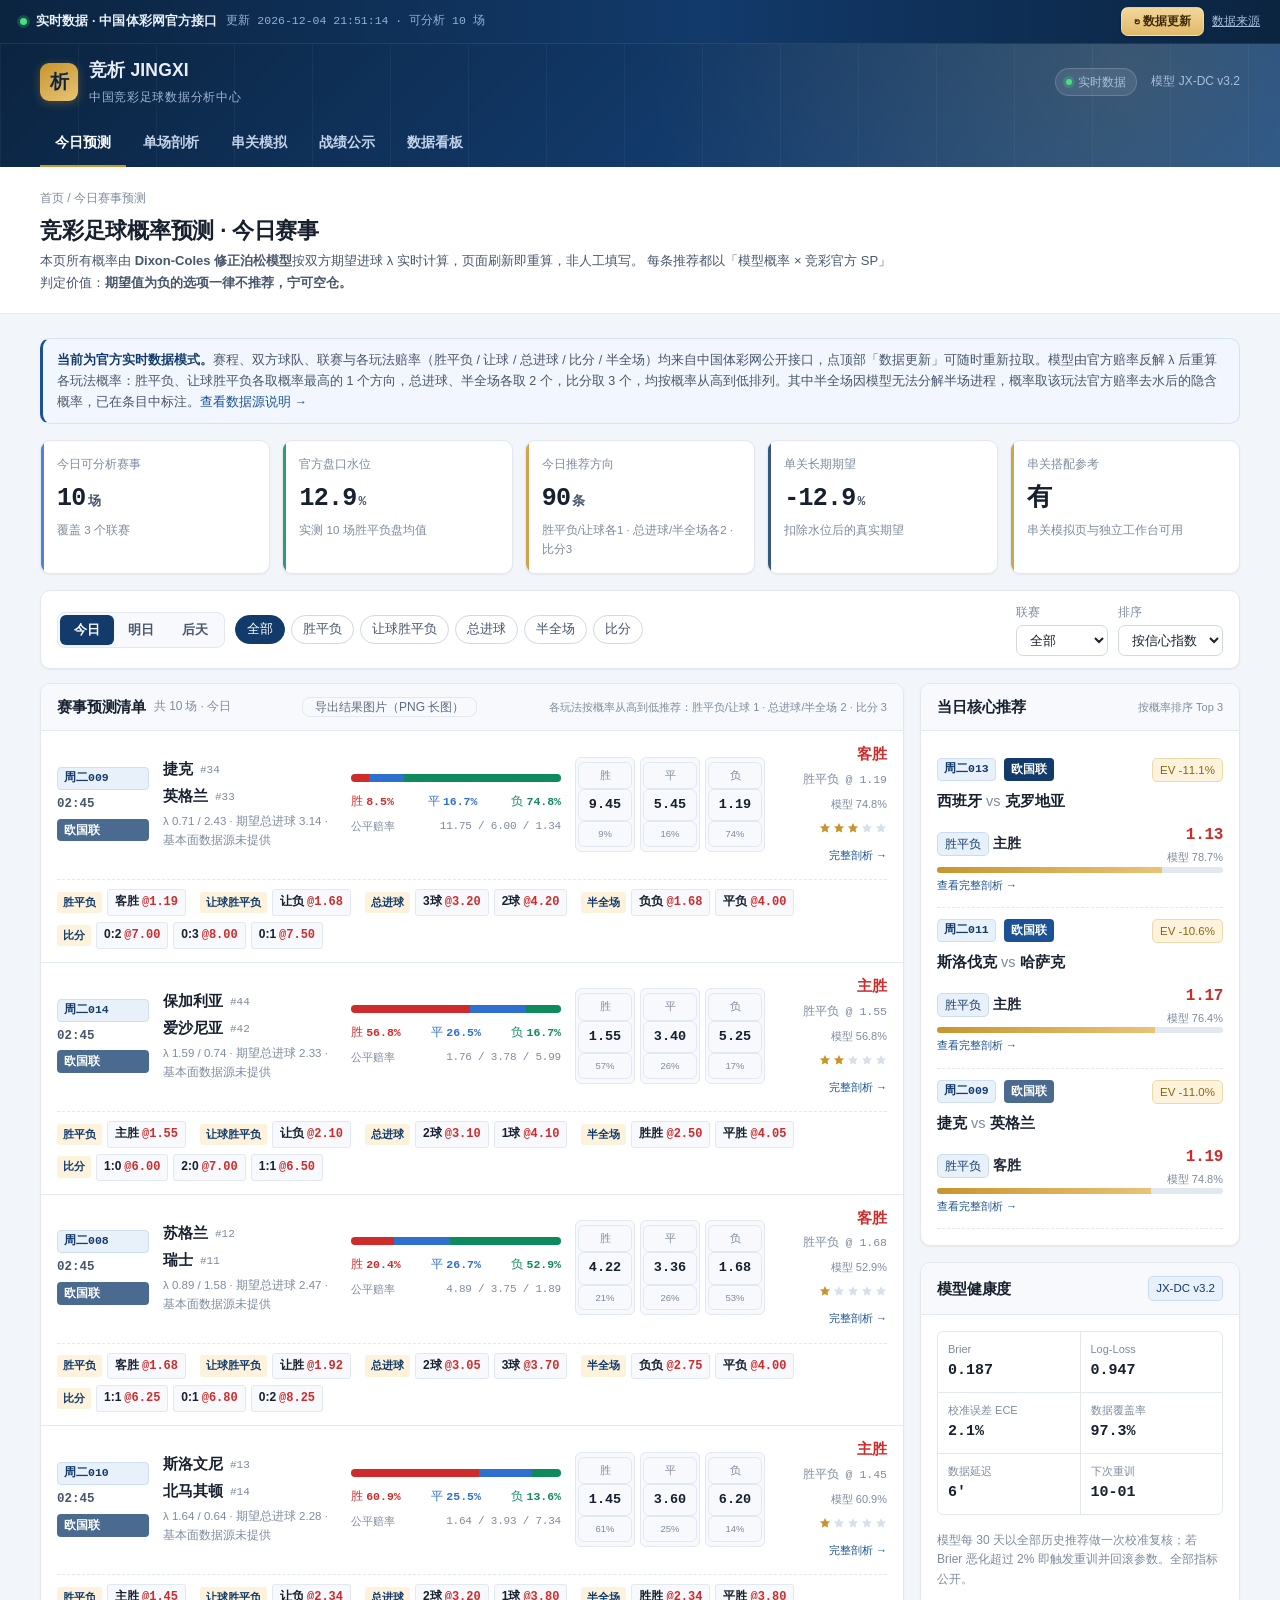
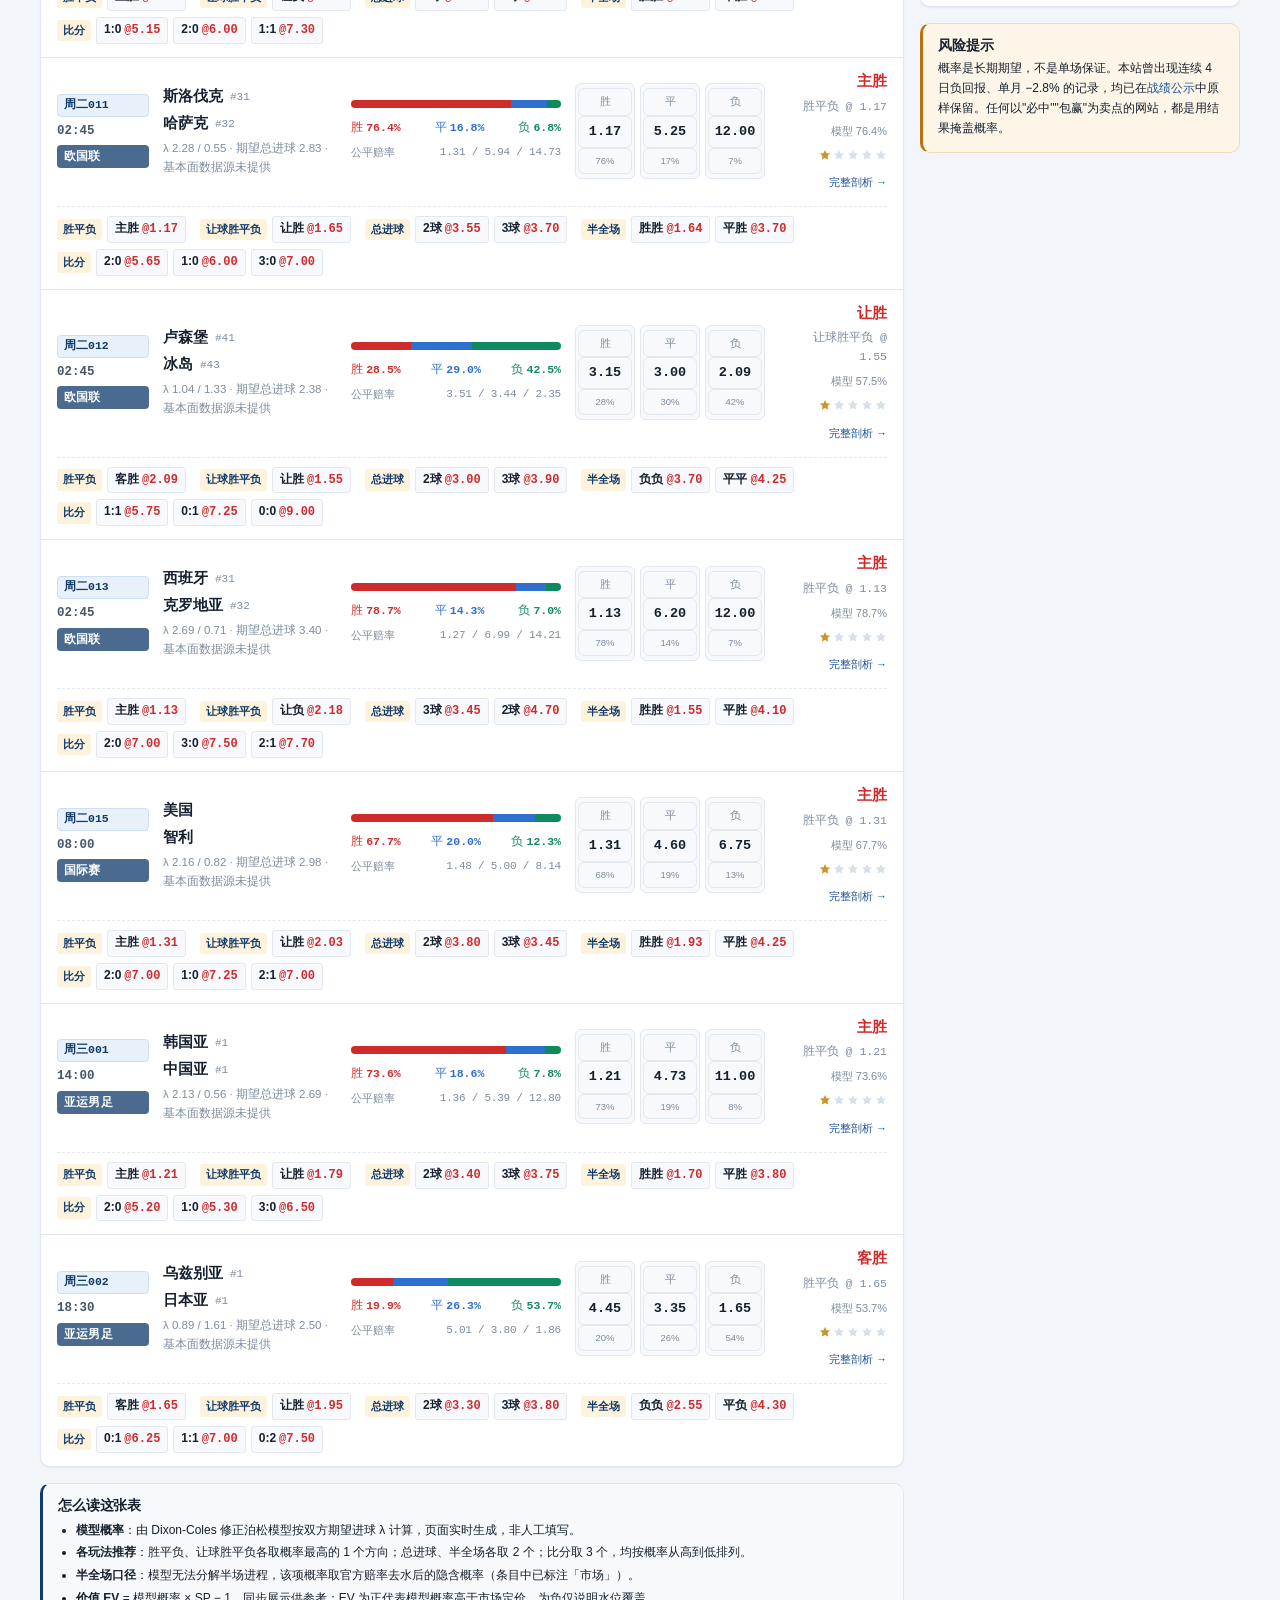
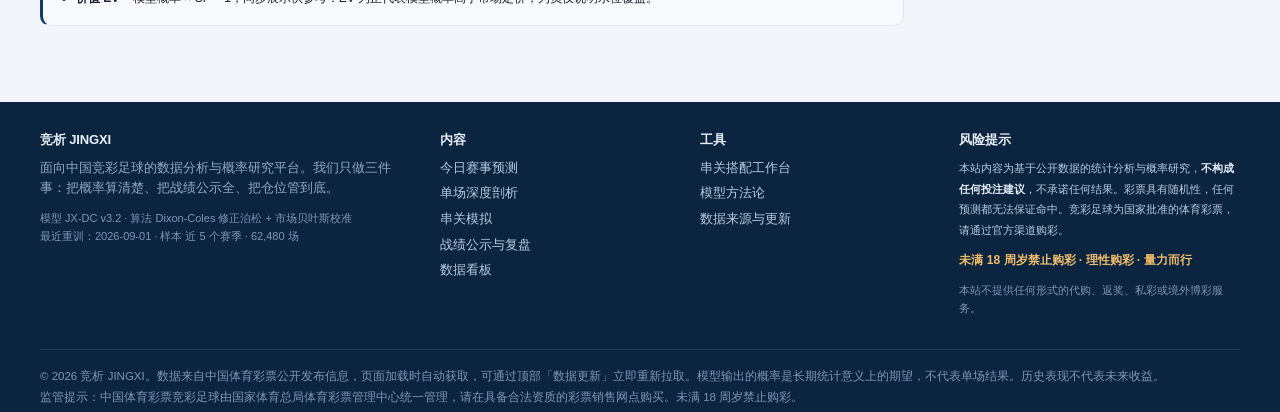
<file: index.html>
<!DOCTYPE html>
<html lang="zh-CN">
<head>
<meta charset="utf-8">
<meta name="viewport" content="width=device-width, initial-scale=1">
<title>今日竞彩足球预测 · 概率透明 · 战绩可溯 | 竞析 JINGXI</title>
<meta name="description" content="竞析 JINGXI —— 中国竞彩足球数据分析中心。以 Dixon-Coles 修正泊松模型计算胜平负、让球、总进球概率，公开模型参数与校准曲线，全量推荐赛前锁定、赛后公示。本站不销售彩票，内容不构成投注建议。">
<meta name="robots" content="index,follow">
<link rel="stylesheet" href="assets/css/main.css?v=2026094009">
</head>
<body data-page="home">

<div class="pagehead"><div class="wrap">
  <div class="crumb">首页 / 今日赛事预测</div>
  <h1>竞彩足球概率预测 · 今日赛事</h1>
  <div class="sub">
    本页所有概率由 <b>Dixon-Coles 修正泊松模型</b>按双方期望进球 λ 实时计算，页面刷新即重算，非人工填写。
    每条推荐都以「模型概率 × 竞彩官方 SP」判定价值：<b>期望值为负的选项一律不推荐，宁可空仓。</b>
  </div>
</div></div>

<main><div class="wrap" id="home-body"></div></main>

<script src="assets/js/data.js?v=2026094009"></script>
<script src="assets/js/core.js?v=2026094009"></script>
<script src="assets/js/datasource.js?v=2026094009"></script>
<script src="assets/js/parlay.js?v=2026094009"></script>
<script src="assets/js/app.js?v=2026094009"></script>
<script src="assets/js/boot.js?v=2026094009"></script>
</body>
</html>
</file>
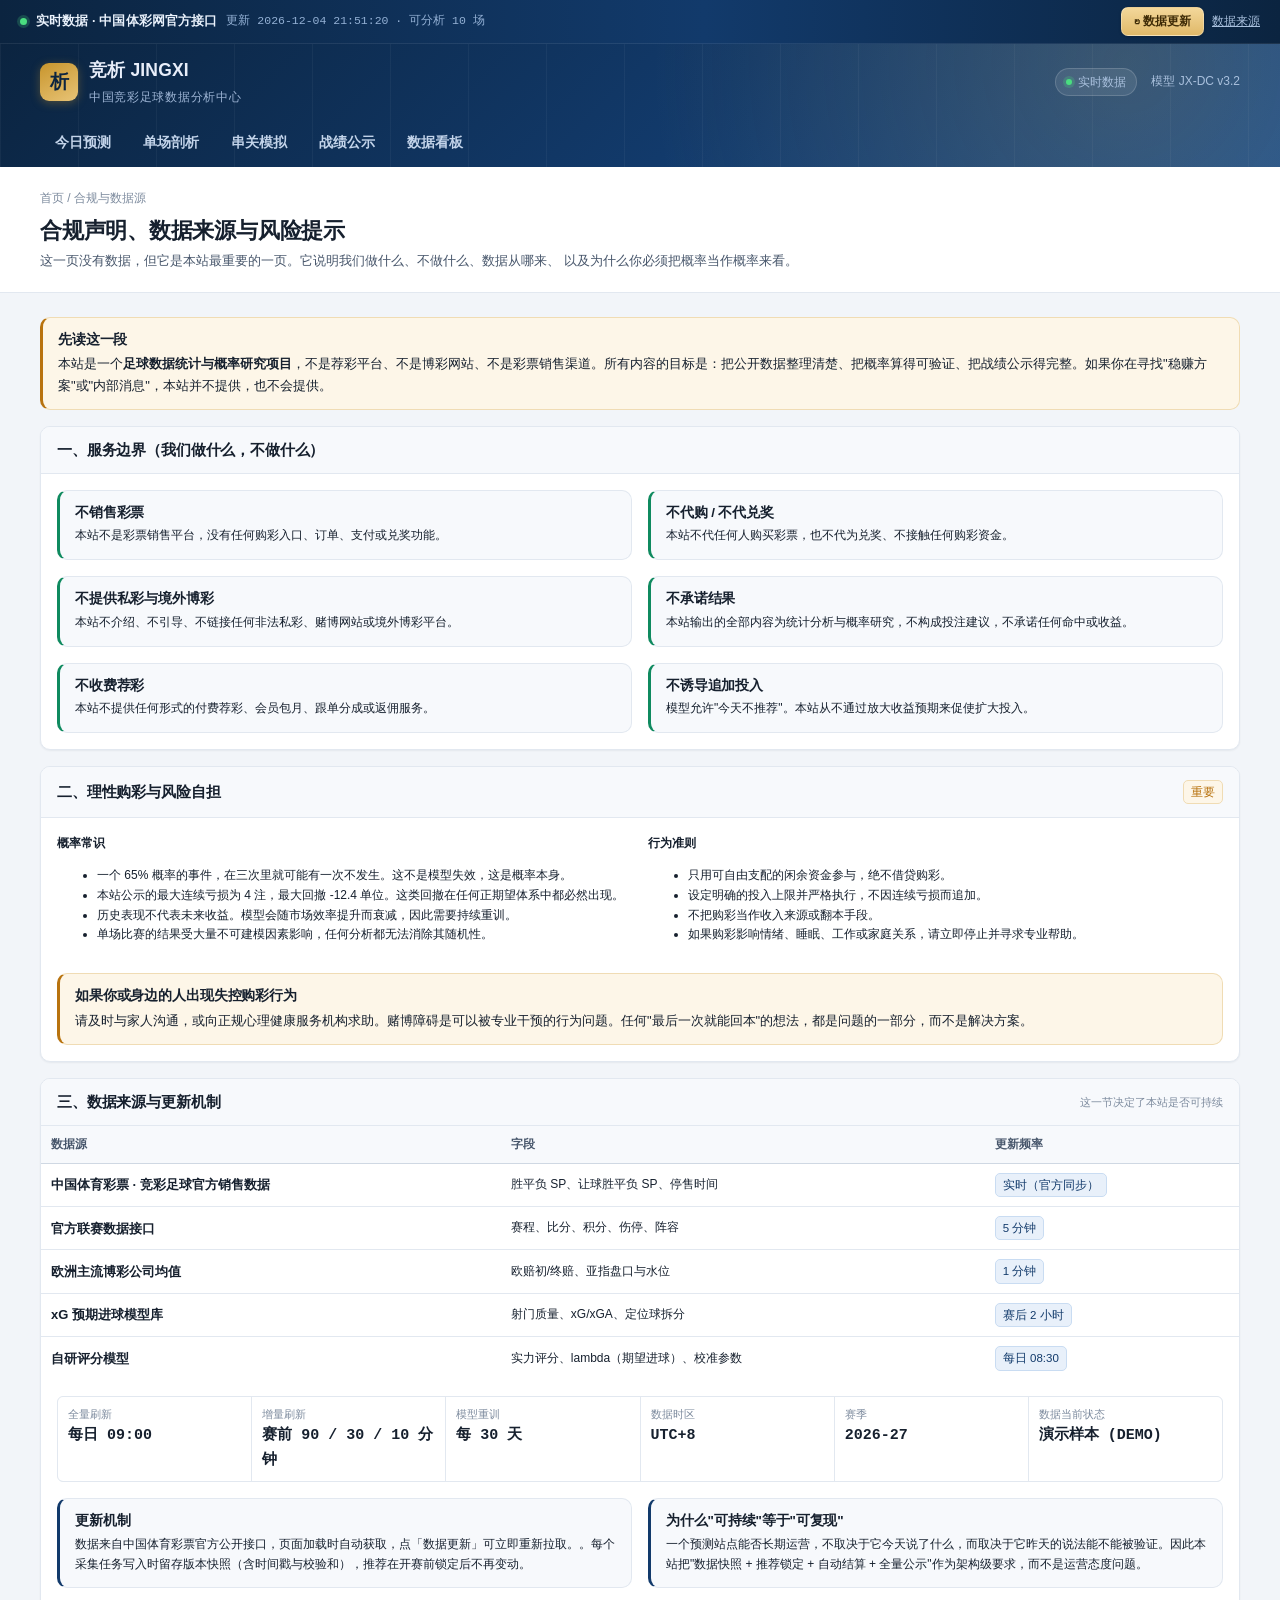
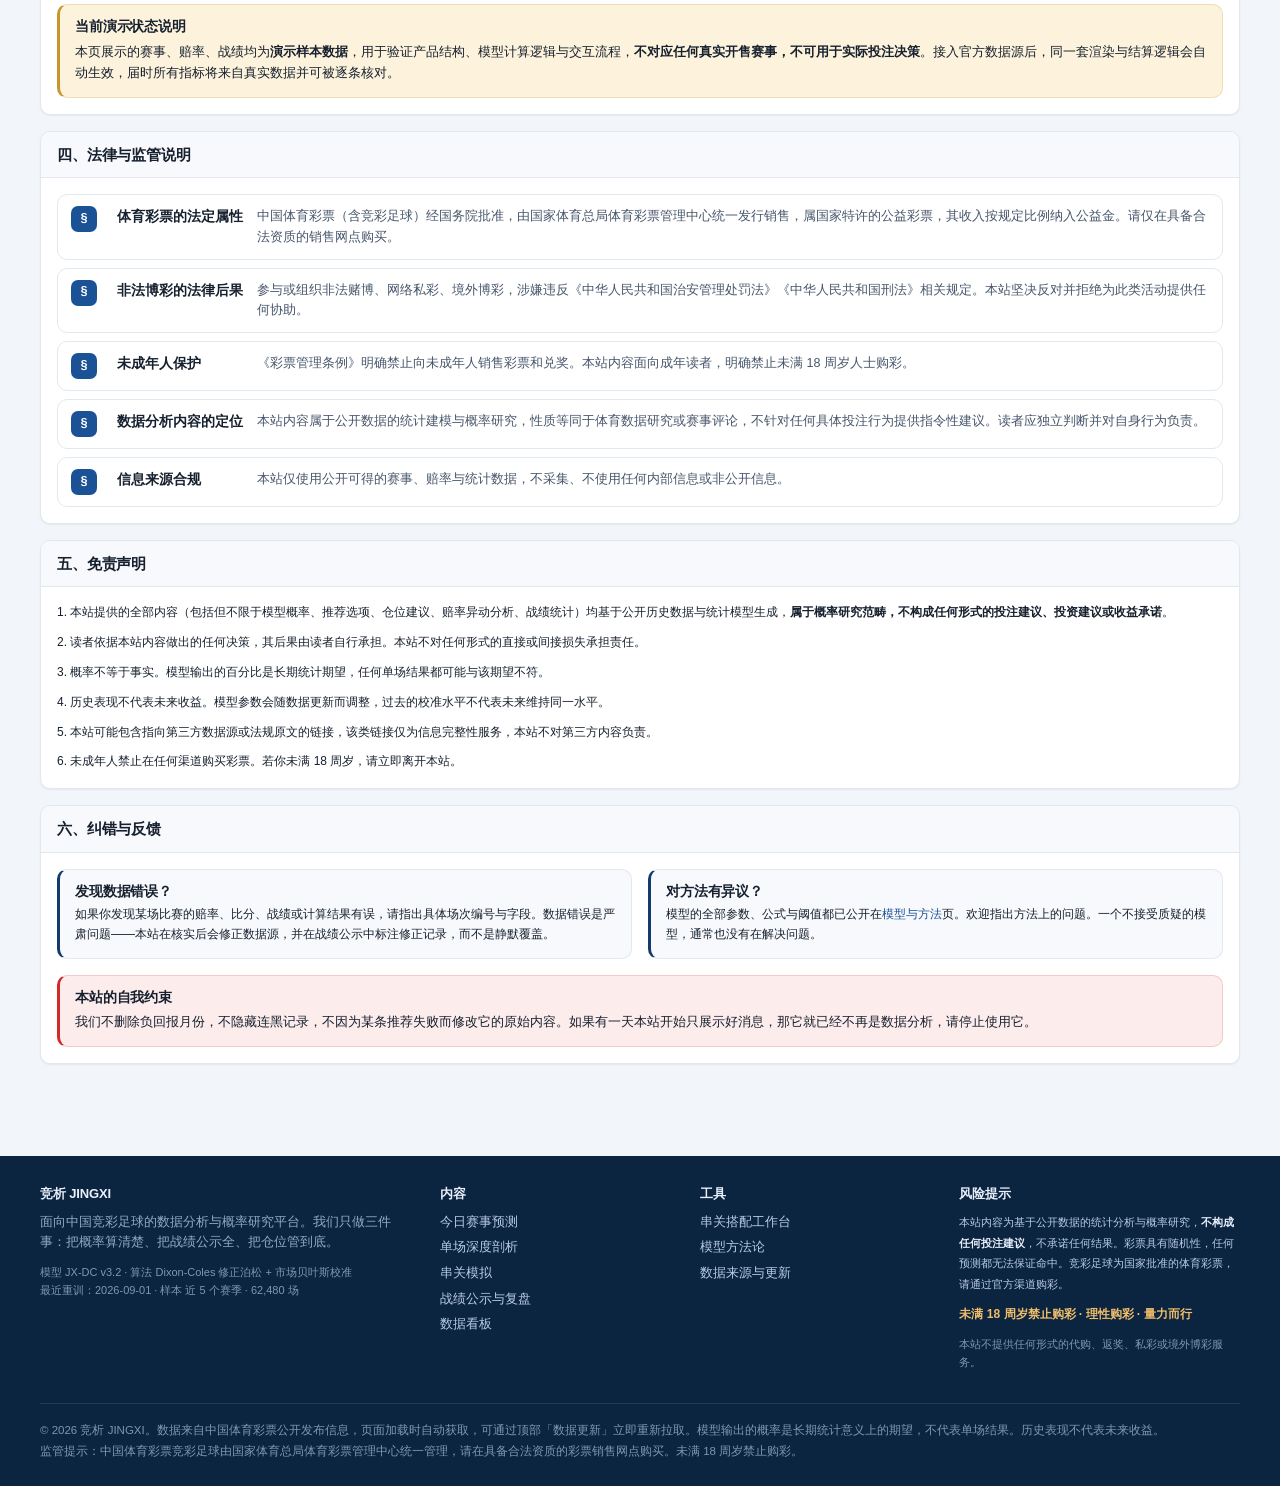
<file: compliance.html>
<!DOCTYPE html>
<html lang="zh-CN">
<head>
<meta charset="utf-8">
<meta name="viewport" content="width=device-width, initial-scale=1">
<title>合规声明 · 数据来源 · 理性购彩 | 竞析 JINGXI</title>
<meta name="description" content="竞析 JINGXI 合规声明：本站不销售彩票、不代购、不返奖、不收费荐彩、不链接任何私彩与境外博彩平台。含服务边界、数据来源与更新机制、理性购彩提示、未成年人保护与免责声明。">
<link rel="stylesheet" href="assets/css/main.css?v=2026094009">
</head>
<body data-page="law">

<div class="pagehead"><div class="wrap">
  <div class="crumb">首页 / 合规与数据源</div>
  <h1>合规声明、数据来源与风险提示</h1>
  <div class="sub">
    这一页没有数据，但它是本站最重要的一页。它说明我们做什么、不做什么、数据从哪来、
    以及为什么你必须把概率当作概率来看。
  </div>
</div></div>

<main><div class="wrap" id="law-body"></div></main>

<script src="assets/js/data.js?v=2026094009"></script>
<script src="assets/js/core.js?v=2026094009"></script>
<script src="assets/js/datasource.js?v=2026094009"></script>
<script src="assets/js/parlay.js?v=2026094009"></script>
<script src="assets/js/app.js?v=2026094009"></script>
<script src="assets/js/pages-law.js?v=2026094009"></script>
<script src="assets/js/boot.js?v=2026094009"></script>
</body>
</html>
</file>
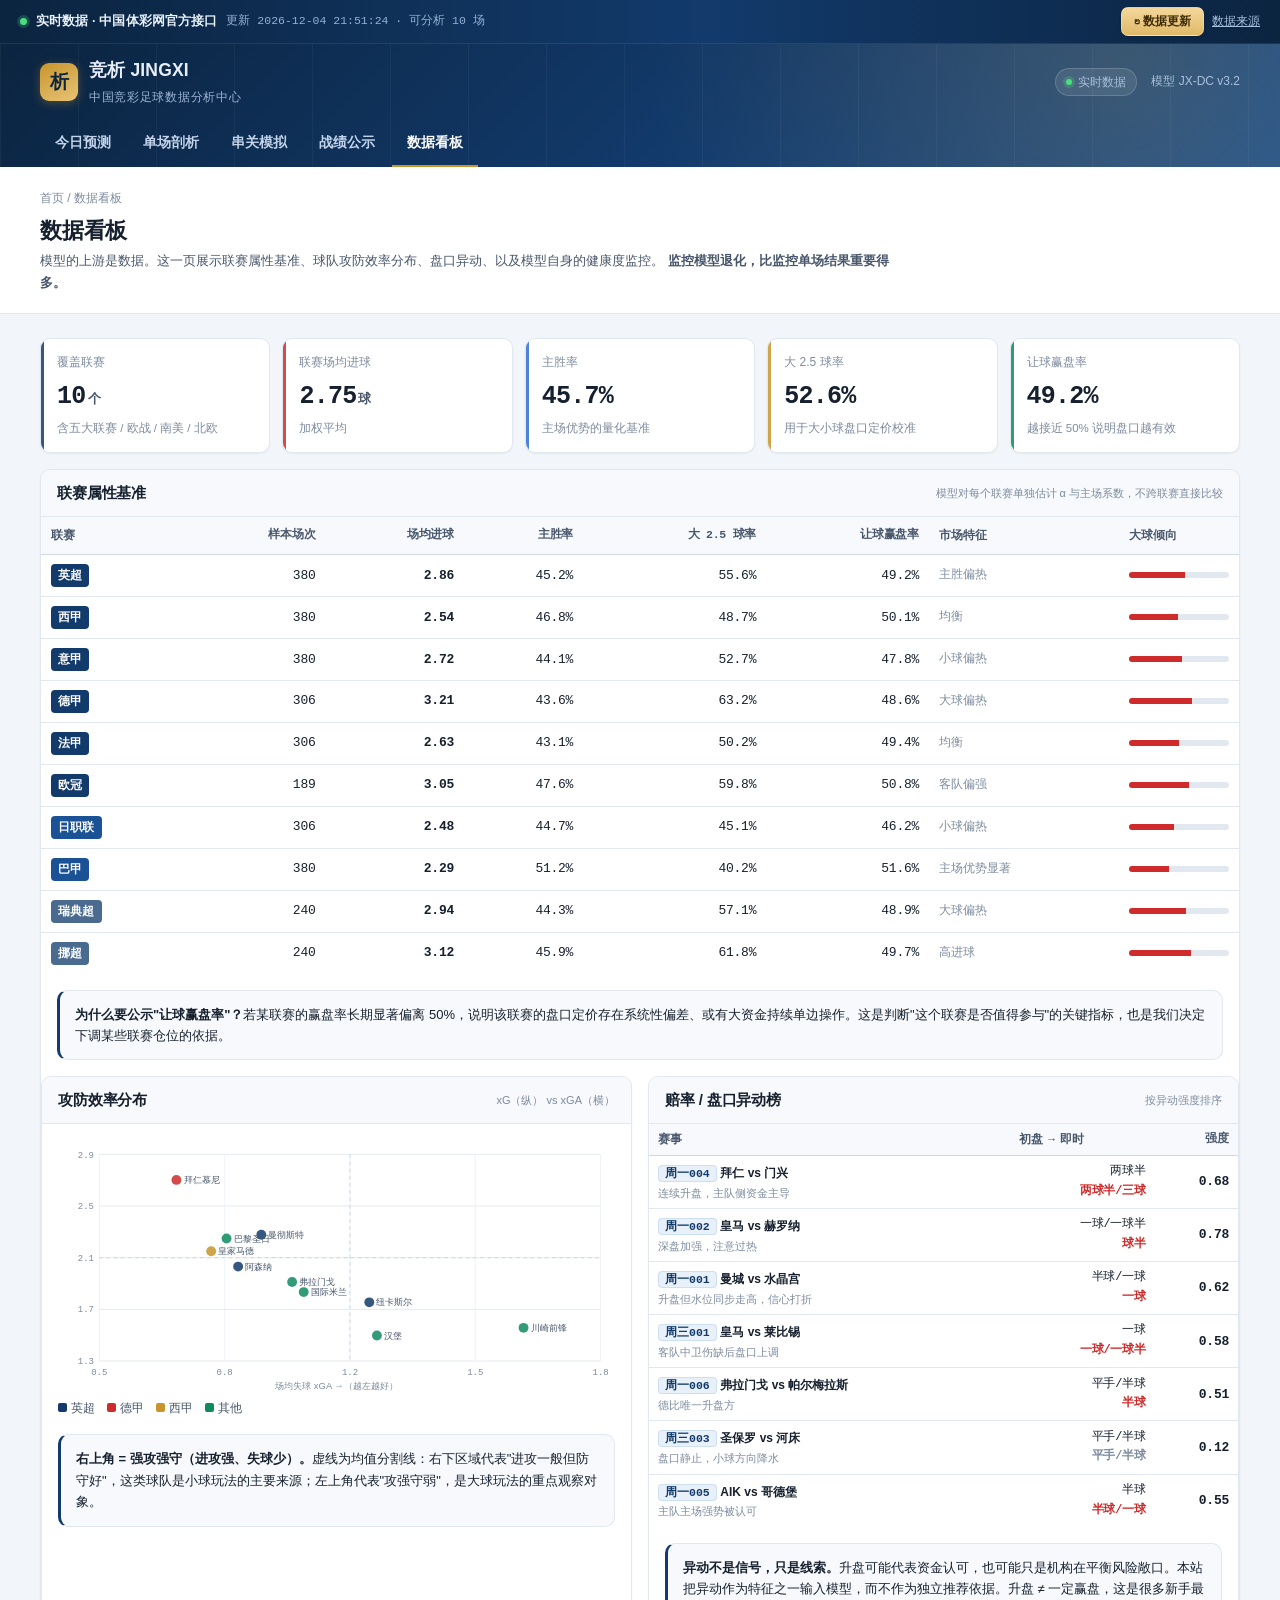
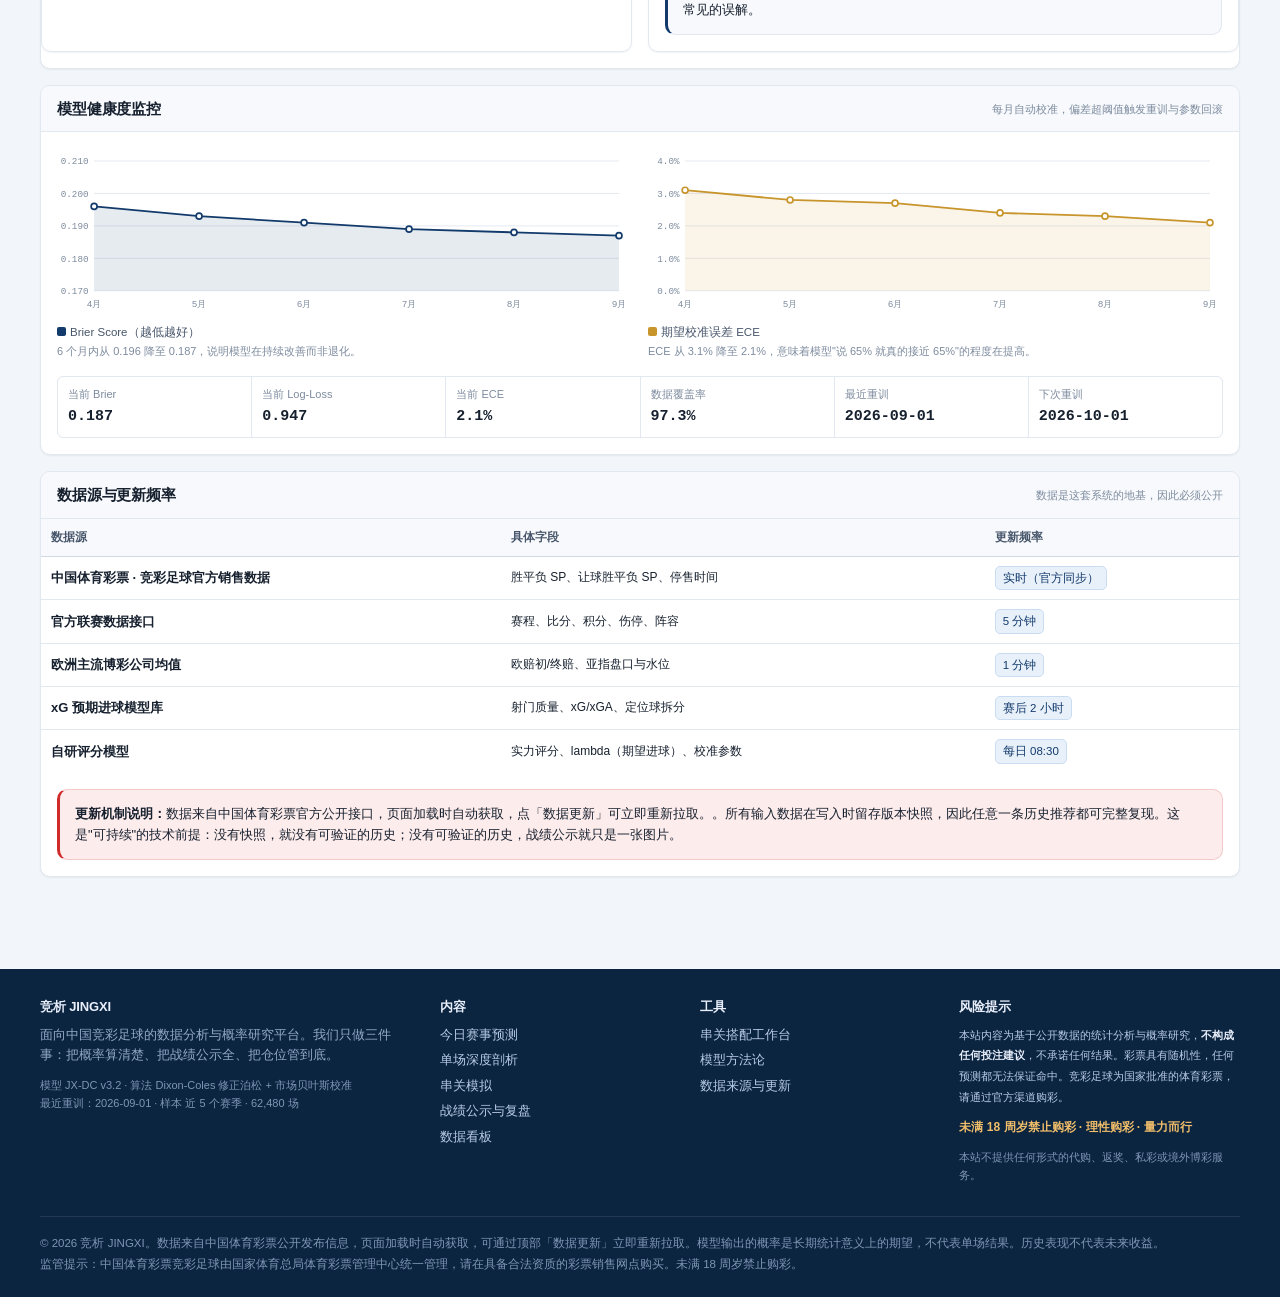
<file: dashboard.html>
<!DOCTYPE html>
<html lang="zh-CN">
<head>
<meta charset="utf-8">
<meta name="viewport" content="width=device-width, initial-scale=1">
<title>数据看板 · 联赛基准 / 攻防效率 / 盘口异动 | 竞析 JINGXI</title>
<meta name="description" content="竞析 JINGXI 数据看板：各联赛场均进球、主胜率、大球率、让球赢盘率基准，球队攻防效率 xG/xGA 分布，赔率盘口异动榜，模型健康度 Brier/ECE 趋势与数据源更新频率。">
<link rel="stylesheet" href="assets/css/main.css?v=2026094009">
</head>
<body data-page="dash">

<div class="pagehead"><div class="wrap">
  <div class="crumb">首页 / 数据看板</div>
  <h1>数据看板</h1>
  <div class="sub">
    模型的上游是数据。这一页展示联赛属性基准、球队攻防效率分布、盘口异动、以及模型自身的健康度监控。
    <b>监控模型退化，比监控单场结果重要得多。</b>
  </div>
</div></div>

<main><div class="wrap" id="dash-body"></div></main>

<script src="assets/js/data.js?v=2026094009"></script>
<script src="assets/js/core.js?v=2026094009"></script>
<script src="assets/js/datasource.js?v=2026094009"></script>
<script src="assets/js/parlay.js?v=2026094009"></script>
<script src="assets/js/app.js?v=2026094009"></script>
<script src="assets/js/pages-data.js?v=2026094009"></script>
<script src="assets/js/boot.js?v=2026094009"></script>
</body>
</html>
</file>
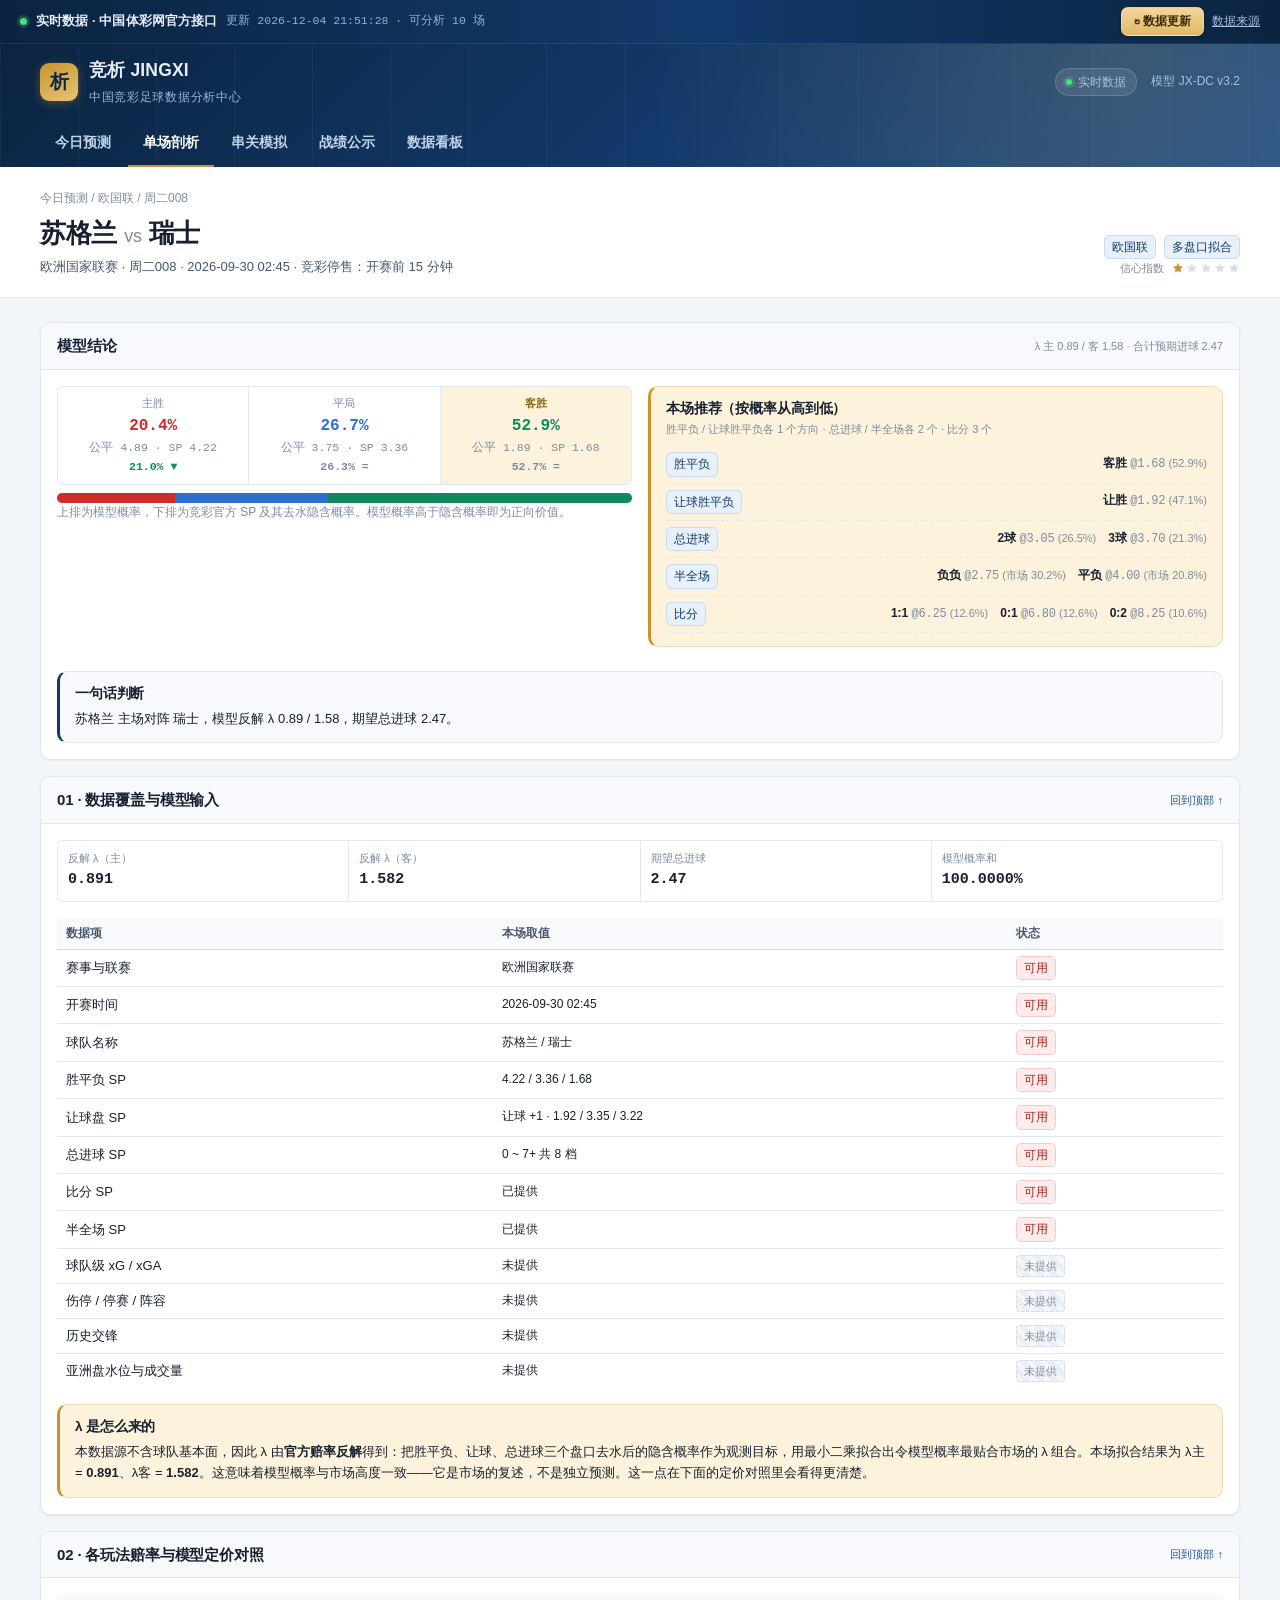
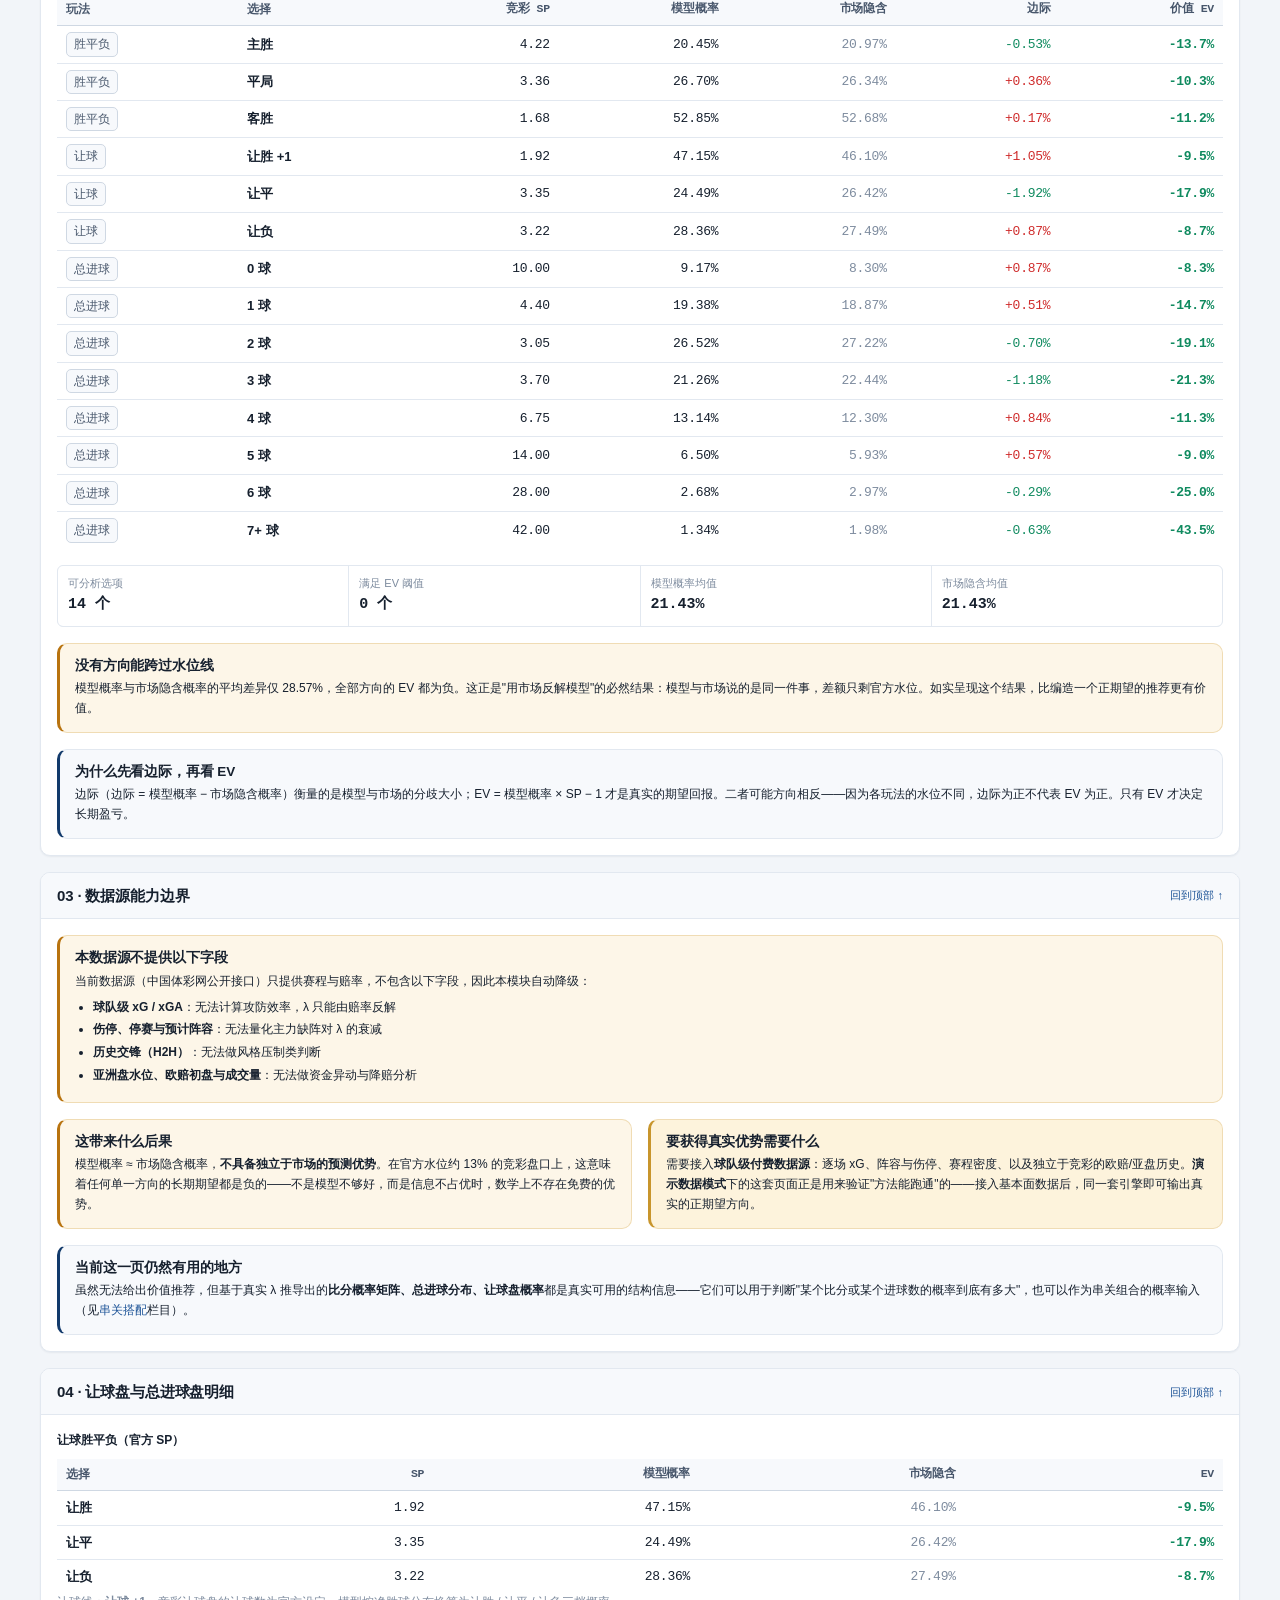
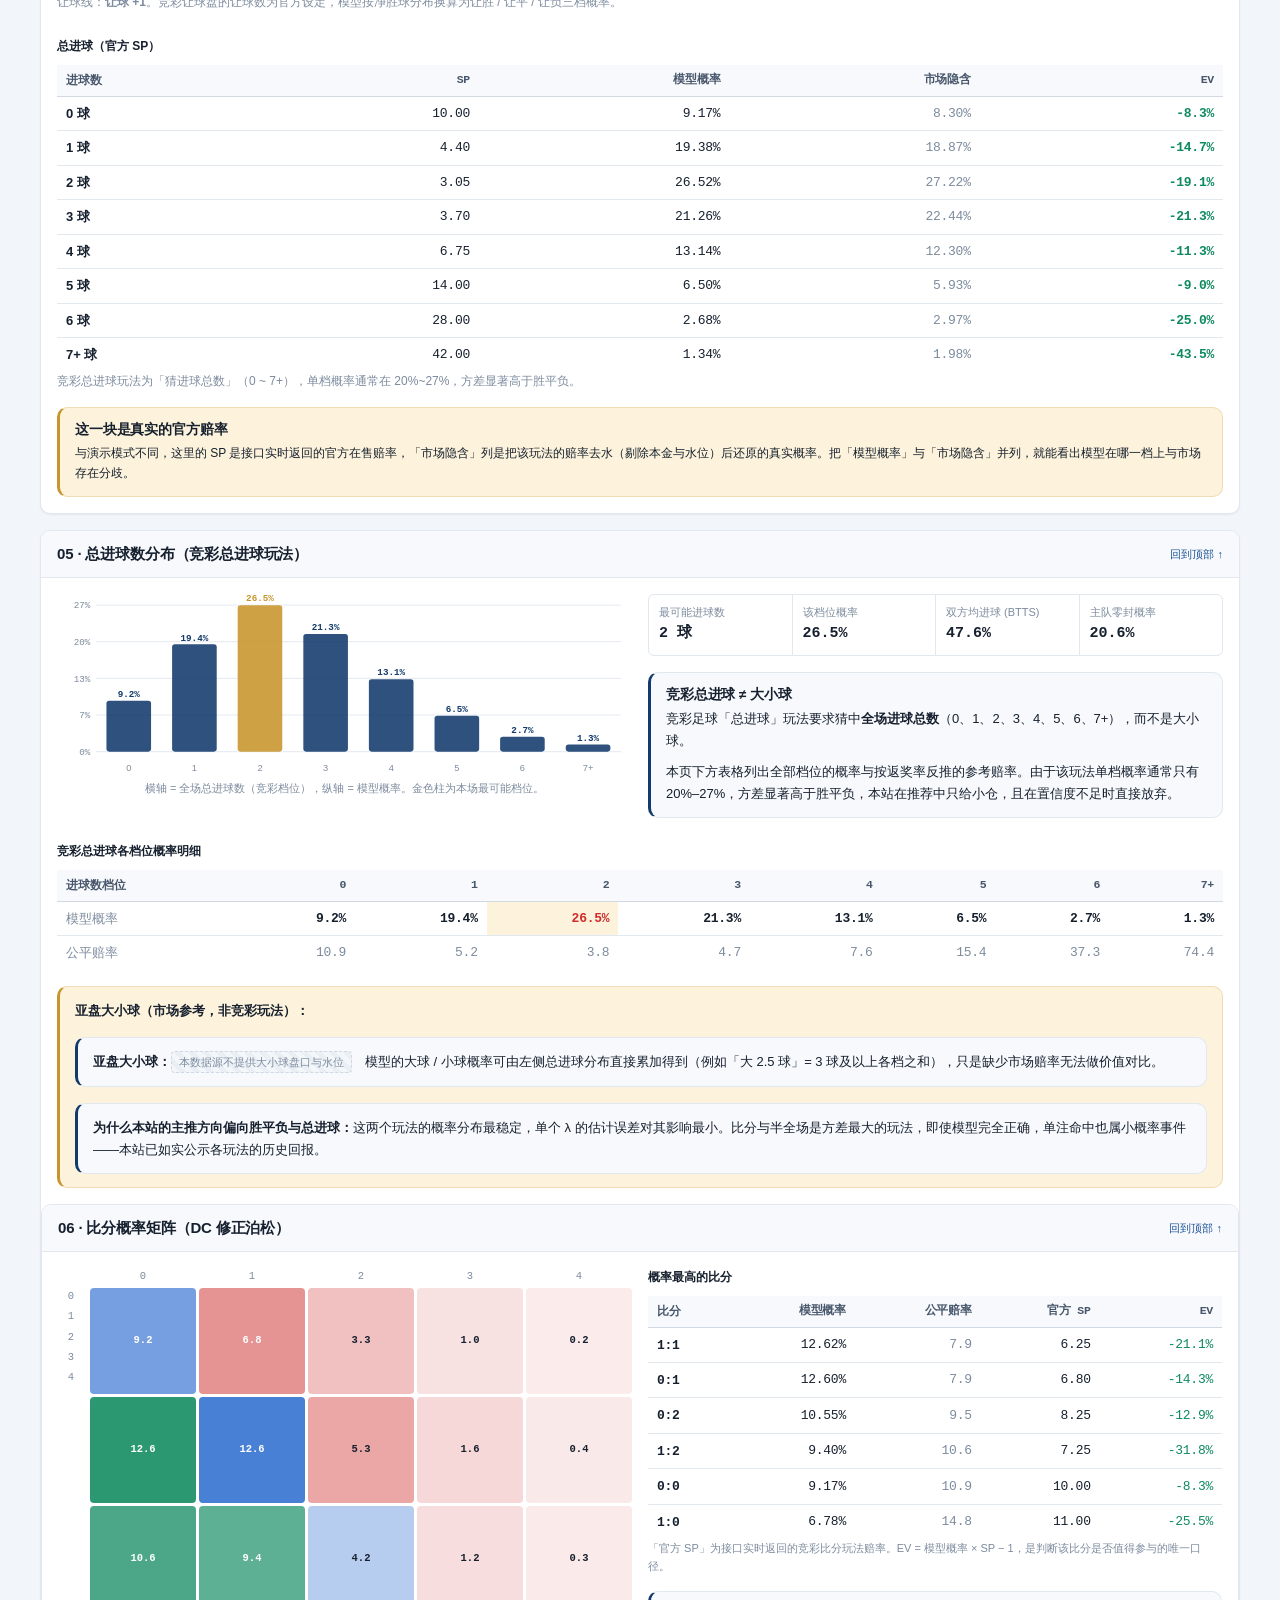
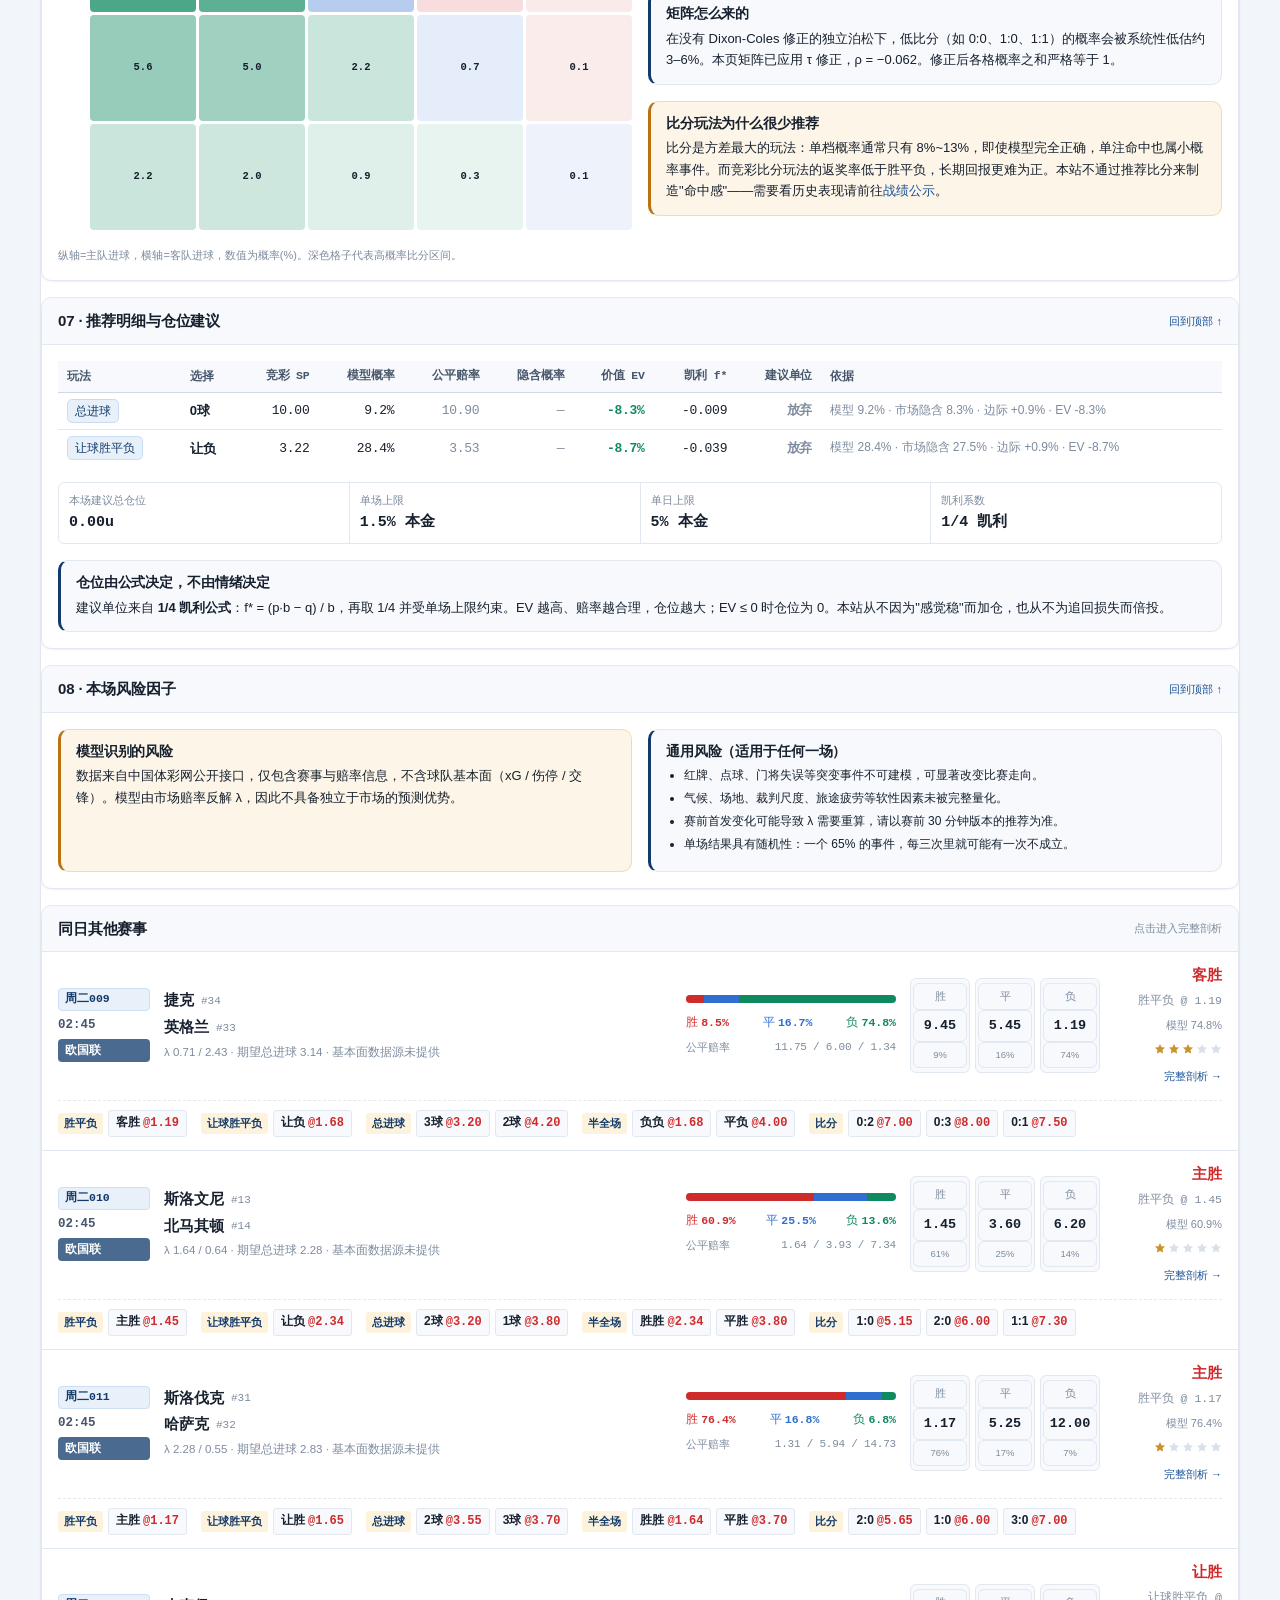
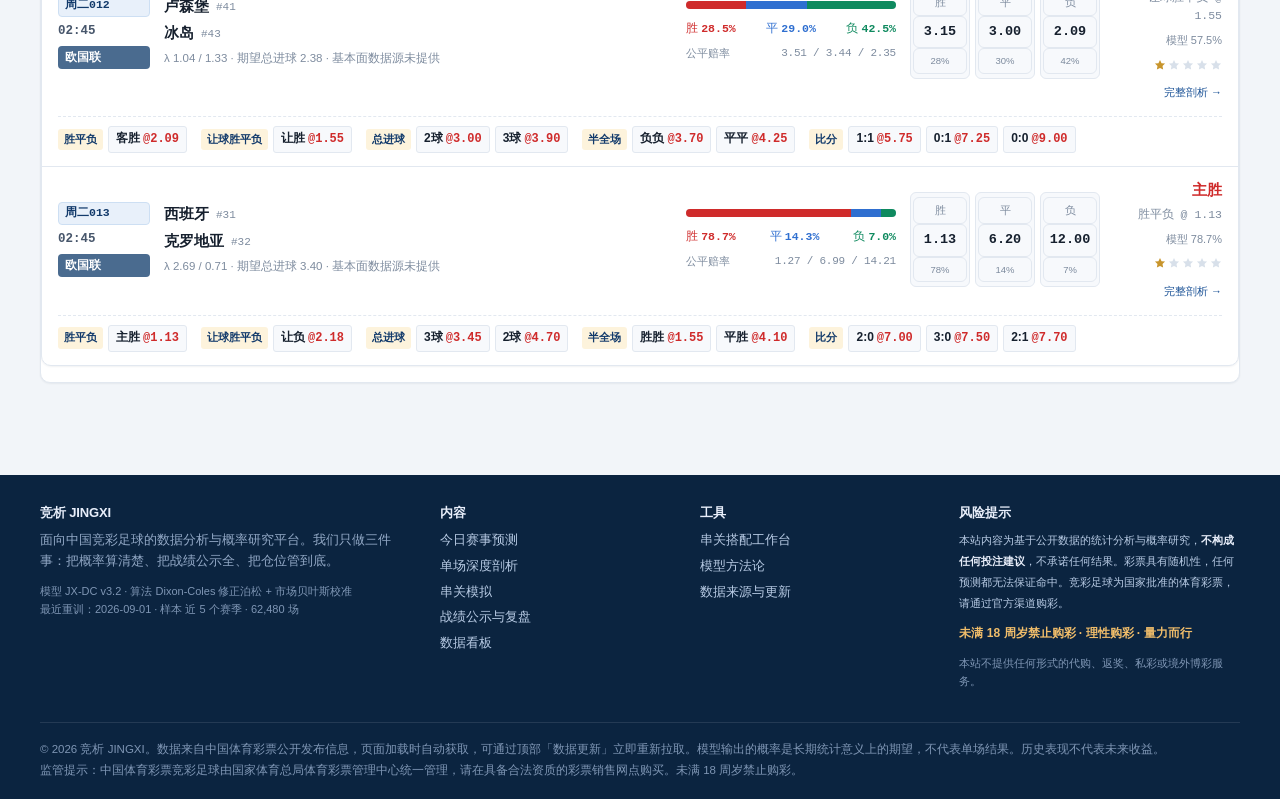
<file: match.html>
<!DOCTYPE html>
<html lang="zh-CN">
<head>
<meta charset="utf-8">
<meta name="viewport" content="width=device-width, initial-scale=1">
<title>单场深度剖析 · 8 维数据 + 模型概率 | 竞析 JINGXI</title>
<meta name="description" content="竞彩足球单场比赛深度剖析：基本面与状态、历史交锋、伤停阵容、欧赔亚指异动、凯利指数、总进球分布、比分概率矩阵、推荐明细与凯利仓位。全部概率由 Dixon-Coles 模型实时计算。">
<link rel="stylesheet" href="assets/css/main.css?v=2026094009">
</head>
<body data-page="match">
<div id="match-body"></div>
<script src="assets/js/data.js?v=2026094009"></script>
<script src="assets/js/core.js?v=2026094009"></script>
<script src="assets/js/datasource.js?v=2026094009"></script>
<script src="assets/js/parlay.js?v=2026094009"></script>
<script src="assets/js/app.js?v=2026094009"></script>
<script src="assets/js/pages-match.js?v=2026094009"></script>
<script src="assets/js/boot.js?v=2026094009"></script>
</body>
</html>
</file>
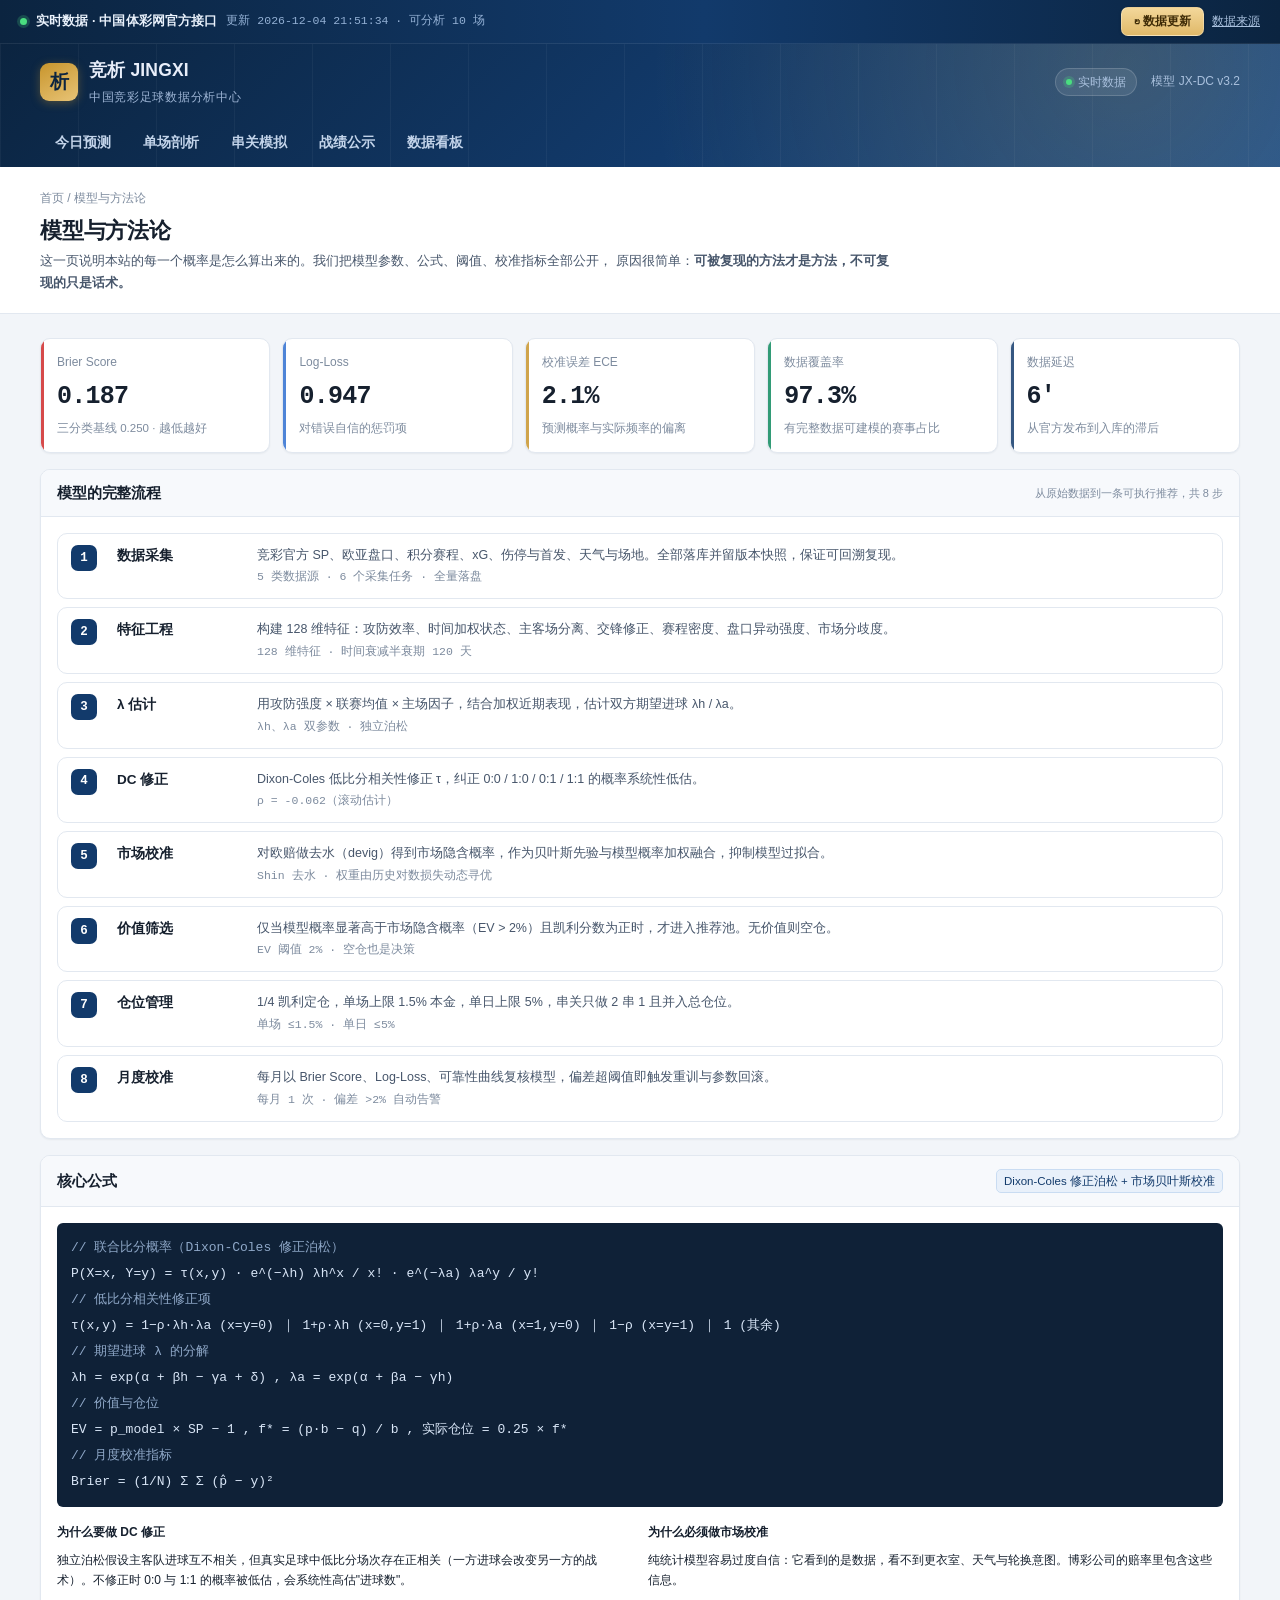
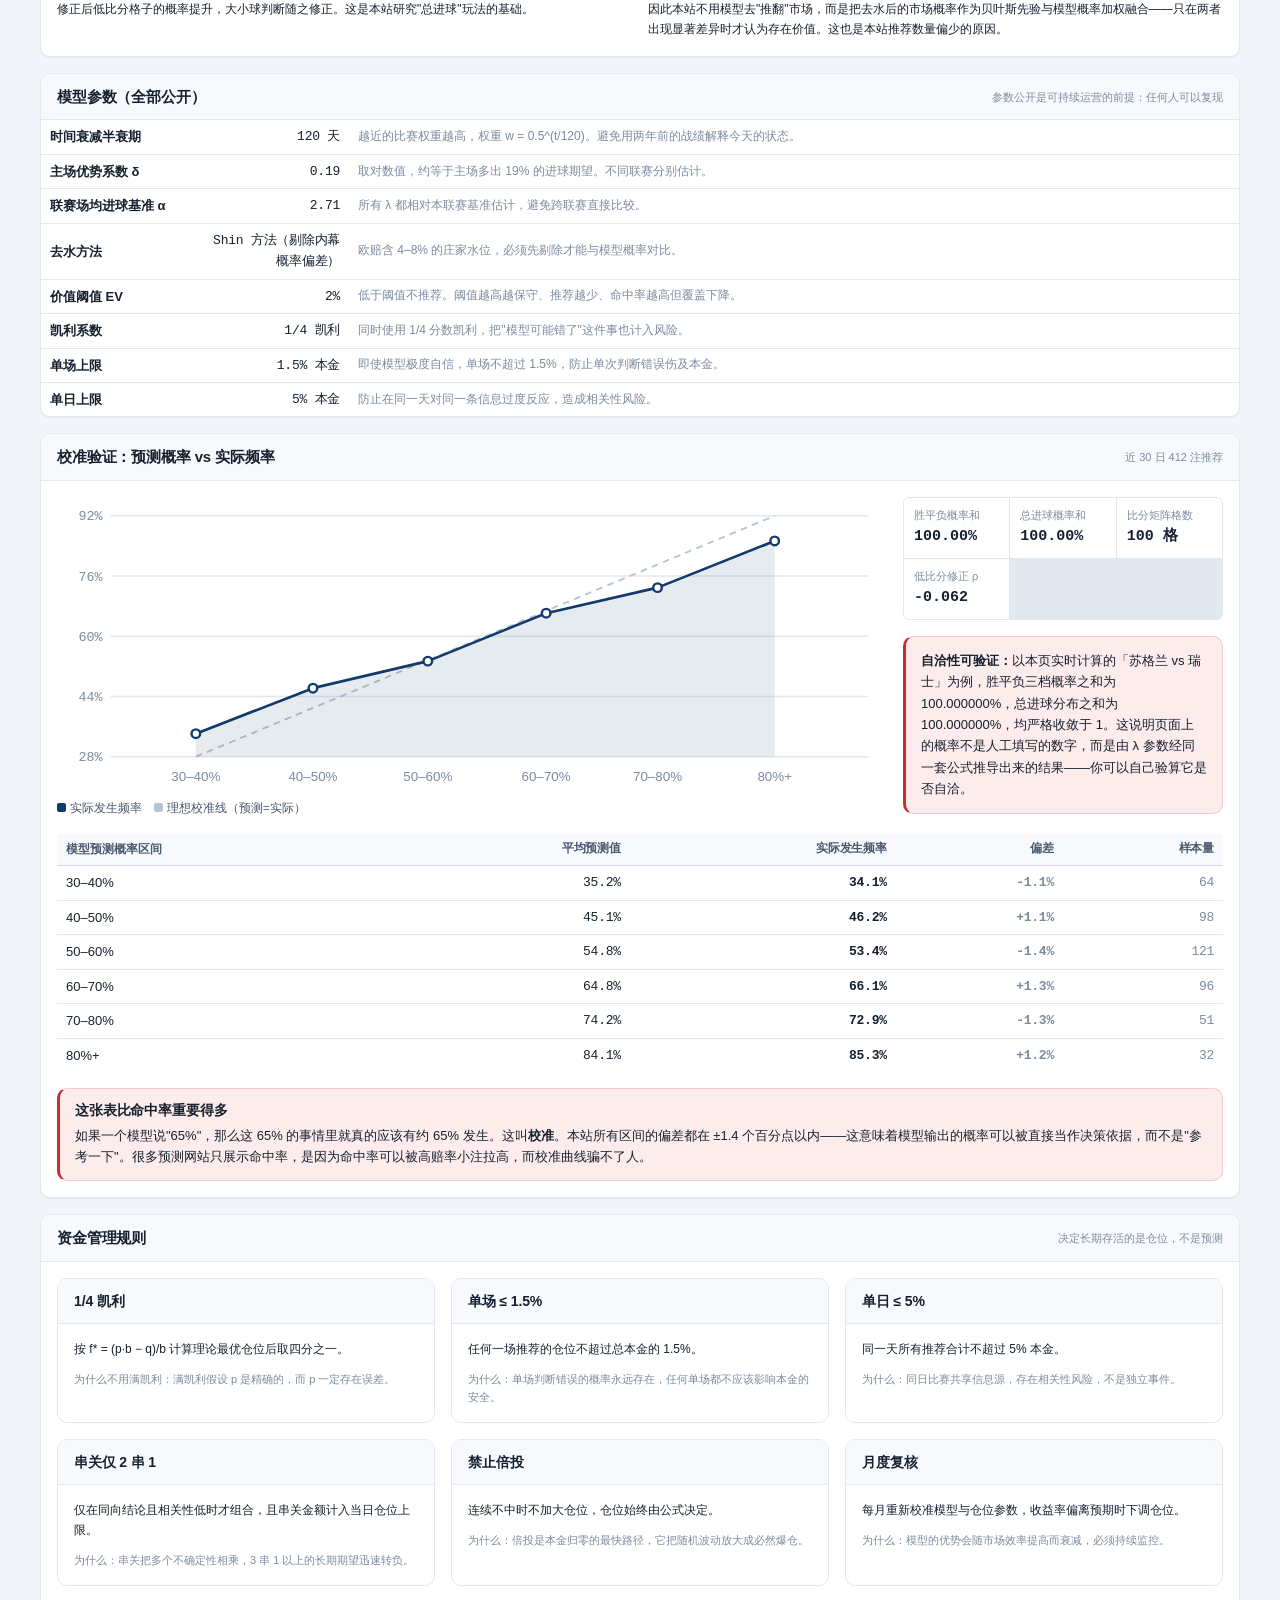
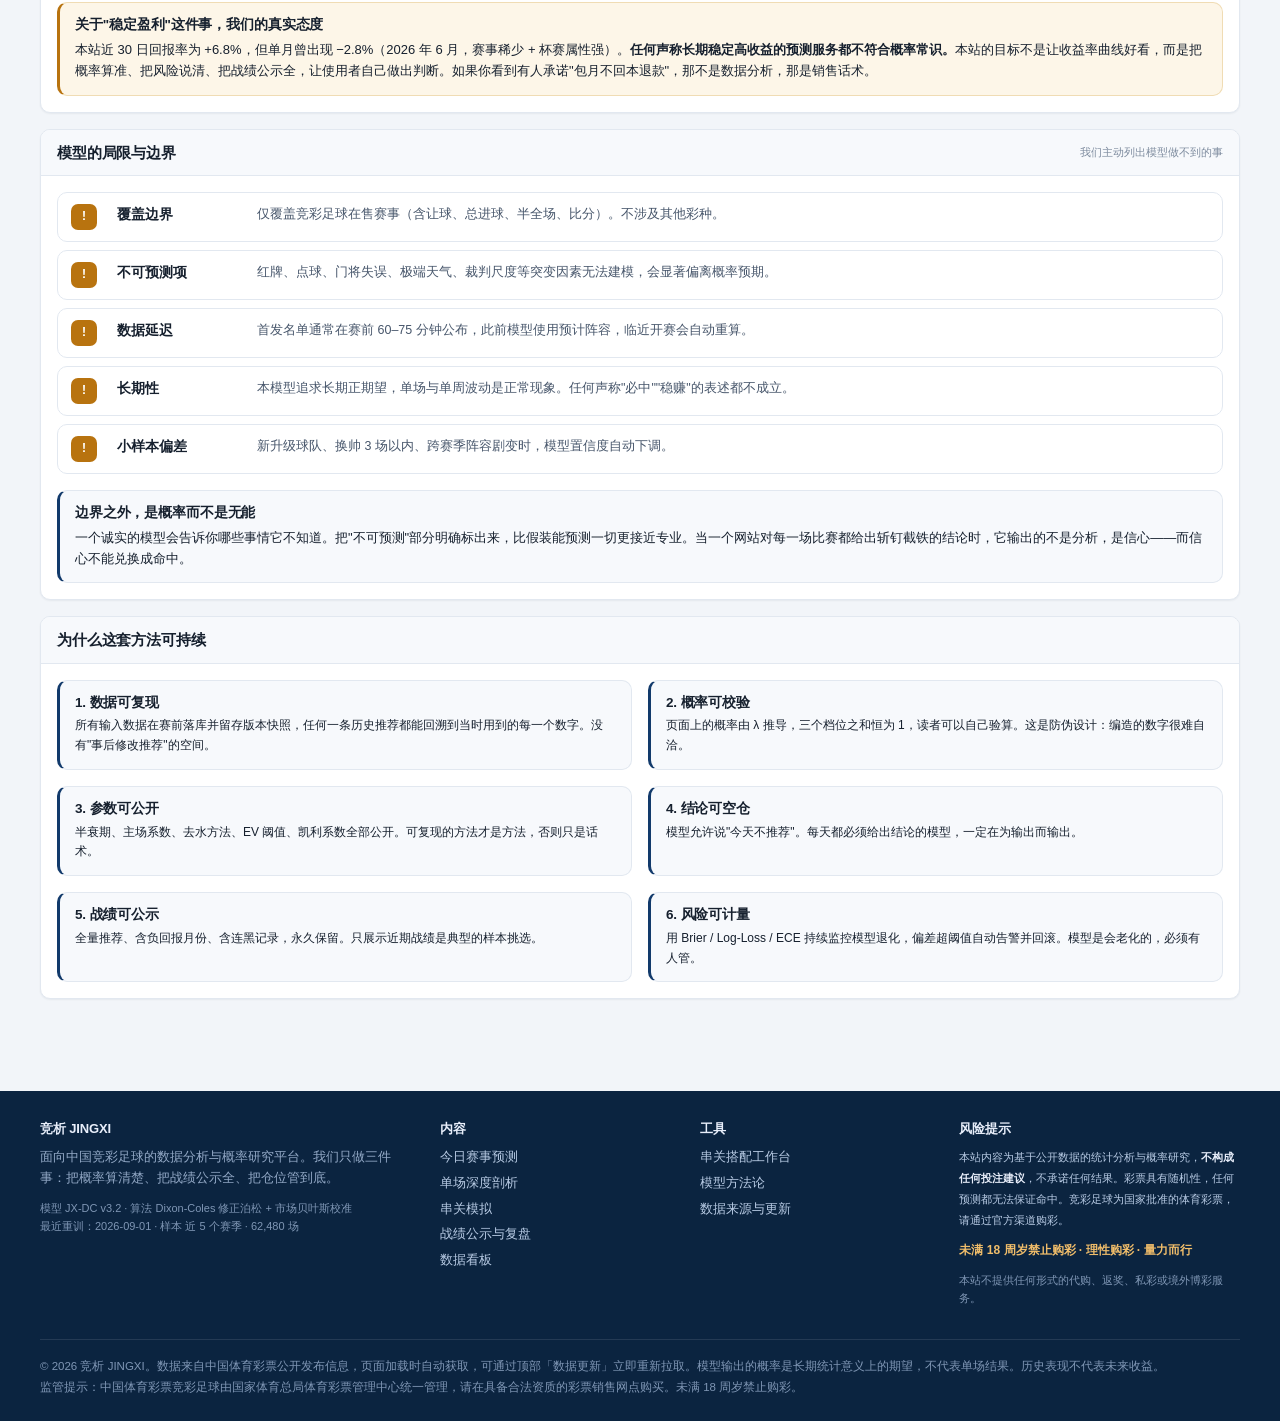
<file: model.html>
<!DOCTYPE html>
<html lang="zh-CN">
<head>
<meta charset="utf-8">
<meta name="viewport" content="width=device-width, initial-scale=1">
<title>模型与方法论 · 参数全部公开 | 竞析 JINGXI</title>
<meta name="description" content="竞析 JINGXI 模型方法论：Dixon-Coles 修正泊松、期望进球 λ 估计、市场去水与贝叶斯校准、价值 EV 阈值、1/4 凯利仓位管理、Brier/Log-Loss/ECE 校准验证。全部模型参数公开可复现。">
<link rel="stylesheet" href="assets/css/main.css?v=2026094009">
</head>
<body data-page="model">

<div class="pagehead"><div class="wrap">
  <div class="crumb">首页 / 模型与方法论</div>
  <h1>模型与方法论</h1>
  <div class="sub">
    这一页说明本站的每一个概率是怎么算出来的。我们把模型参数、公式、阈值、校准指标全部公开，
    原因很简单：<b>可被复现的方法才是方法，不可复现的只是话术。</b>
  </div>
</div></div>

<main><div class="wrap" id="model-body"></div></main>

<script src="assets/js/data.js?v=2026094009"></script>
<script src="assets/js/core.js?v=2026094009"></script>
<script src="assets/js/datasource.js?v=2026094009"></script>
<script src="assets/js/parlay.js?v=2026094009"></script>
<script src="assets/js/app.js?v=2026094009"></script>
<script src="assets/js/pages-model.js?v=2026094009"></script>
<script src="assets/js/boot.js?v=2026094009"></script>
</body>
</html>
</file>
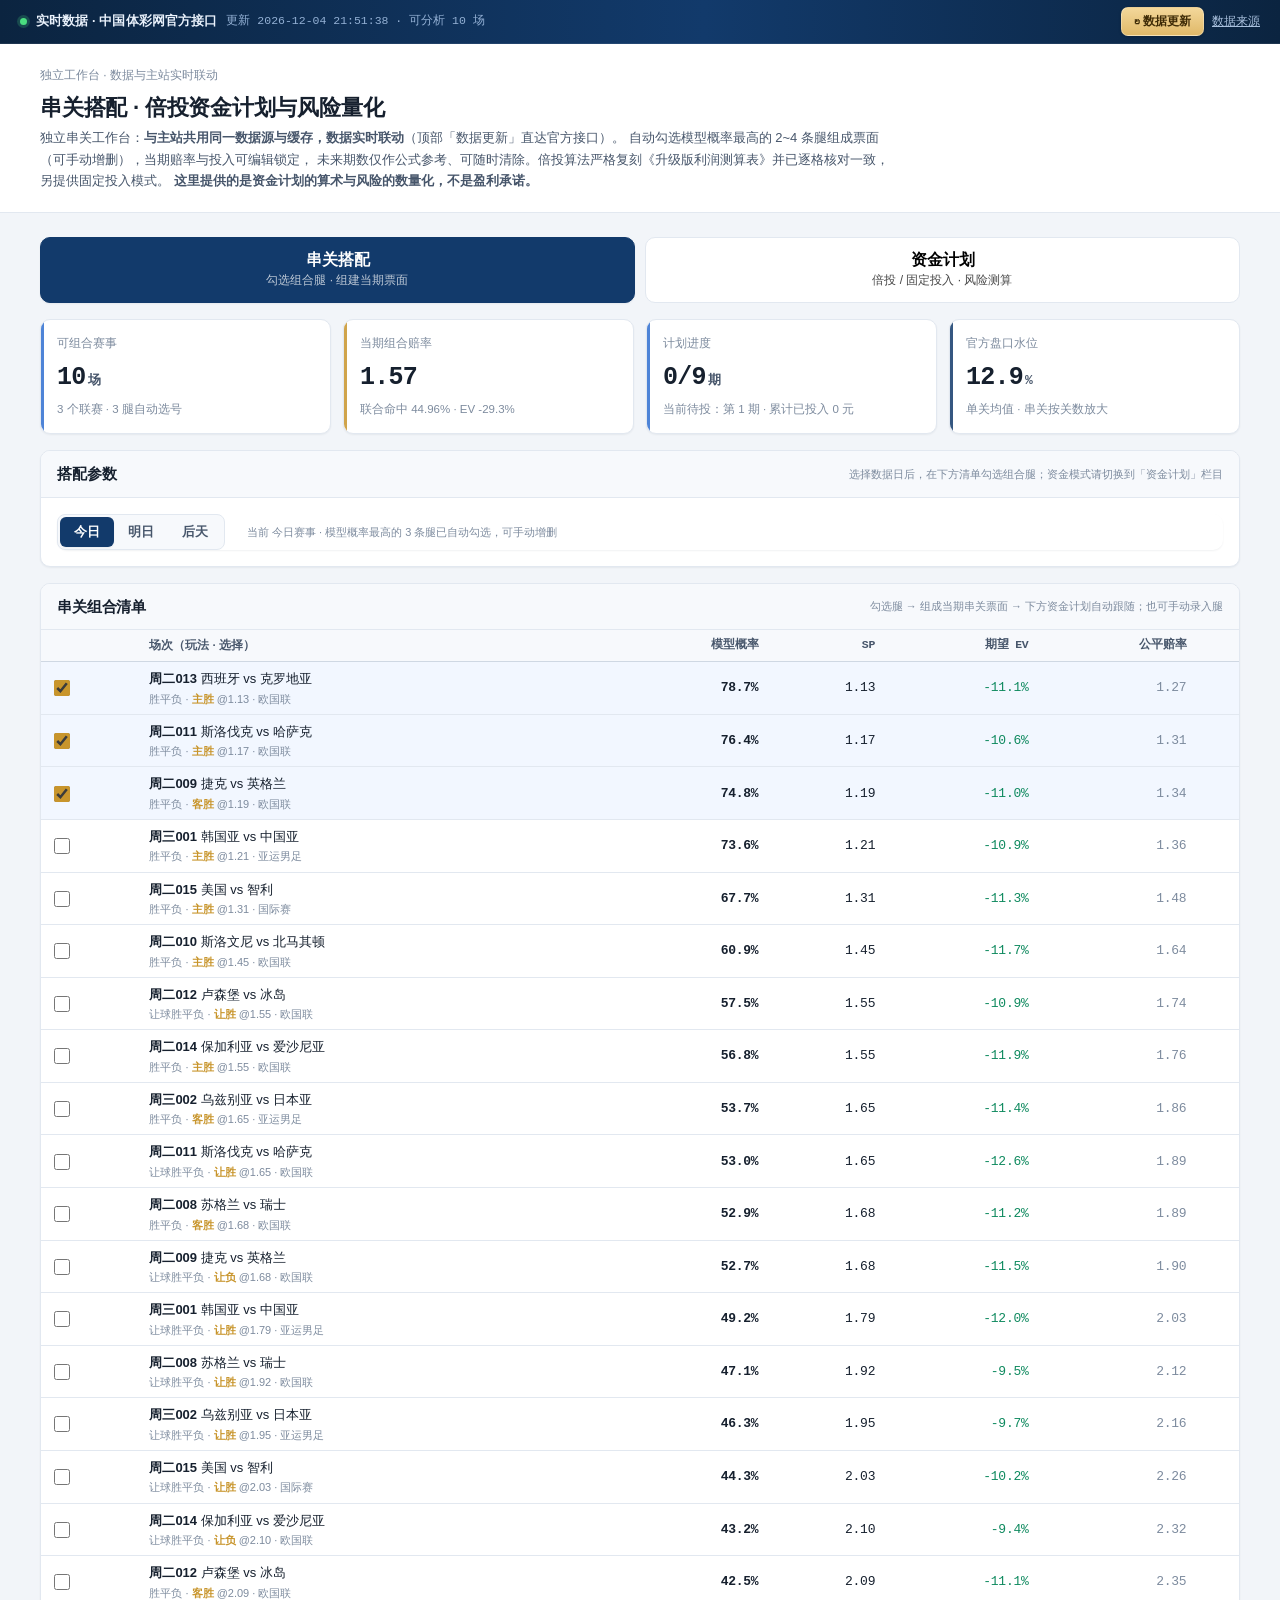
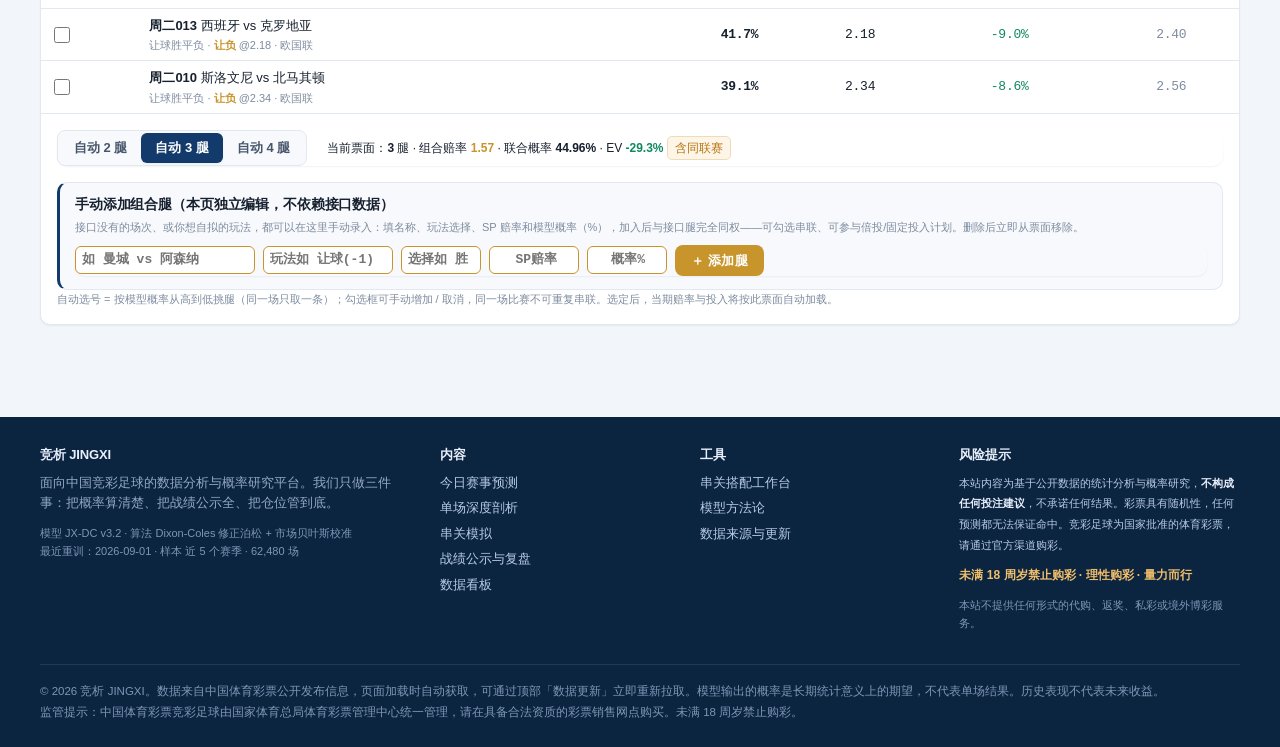
<file: parlay.html>
<!DOCTYPE html>
<html lang="zh-CN">
<head>
<meta charset="utf-8">
<meta name="viewport" content="width=device-width, initial-scale=1">
<title>串关搭配与倍投资金计划 · 风险量化 | 竞析 JINGXI</title>
<meta name="description" content="竞彩足球串关搭配工具：基于 Dixon-Coles 模型概率生成 2串1 / 3串1 组合，计算联合命中概率、组合赔率与期望值，并复刻《利润测算表》的倍投资金计划算法，同时给出全周期不中概率、资金峰值与期望收益等风险量化指标。本站不销售彩票，内容不构成投注建议。">
<meta name="robots" content="index,follow">
<link rel="stylesheet" href="assets/css/main.css?v=2026094009">
</head>
<body data-page="parlay">

<div class="pagehead"><div class="wrap">
  <div class="crumb">独立工作台 · 数据与主站实时联动</div>
  <h1>串关搭配 · 倍投资金计划与风险量化</h1>
  <div class="sub">
    独立串关工作台：<b>与主站共用同一数据源与缓存，数据实时联动</b>（顶部「数据更新」直达官方接口）。
    自动勾选模型概率最高的 2~4 条腿组成票面（可手动增删），当期赔率与投入可编辑锁定，
    未来期数仅作公式参考、可随时清除。倍投算法严格复刻《升级版利润测算表》并已逐格核对一致，另提供固定投入模式。
    <b>这里提供的是资金计划的算术与风险的数量化，不是盈利承诺。</b>
  </div>
</div></div>

<main><div class="wrap" id="parlay-body"></div></main>

<script src="assets/js/data.js?v=2026094009"></script>
<script src="assets/js/core.js?v=2026094009"></script>
<script src="assets/js/datasource.js?v=2026094009"></script>
<script src="assets/js/parlay.js?v=2026094009"></script>
<script src="assets/js/app.js?v=2026094009"></script>
<script src="assets/js/pages-parlay.js?v=2026094009"></script>
<script src="assets/js/boot.js?v=2026094009"></script>
</body>
</html>
</file>
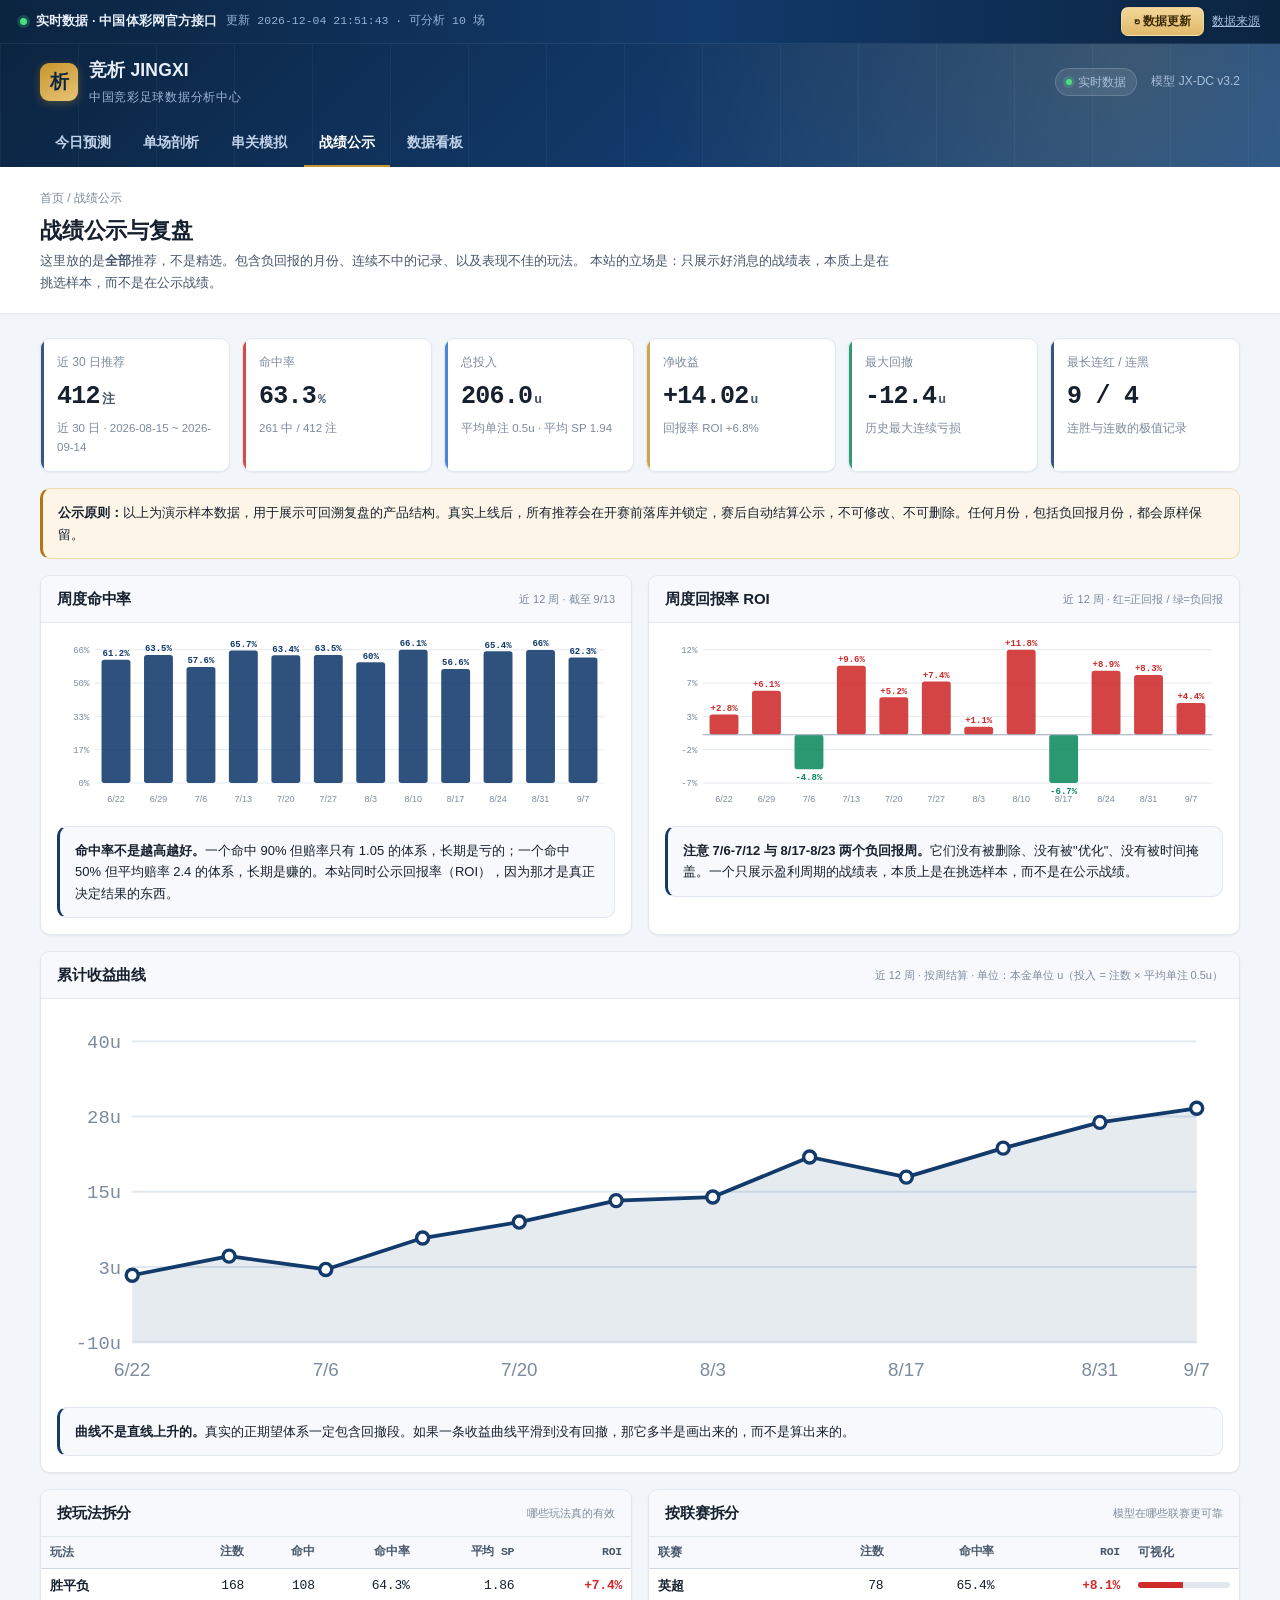
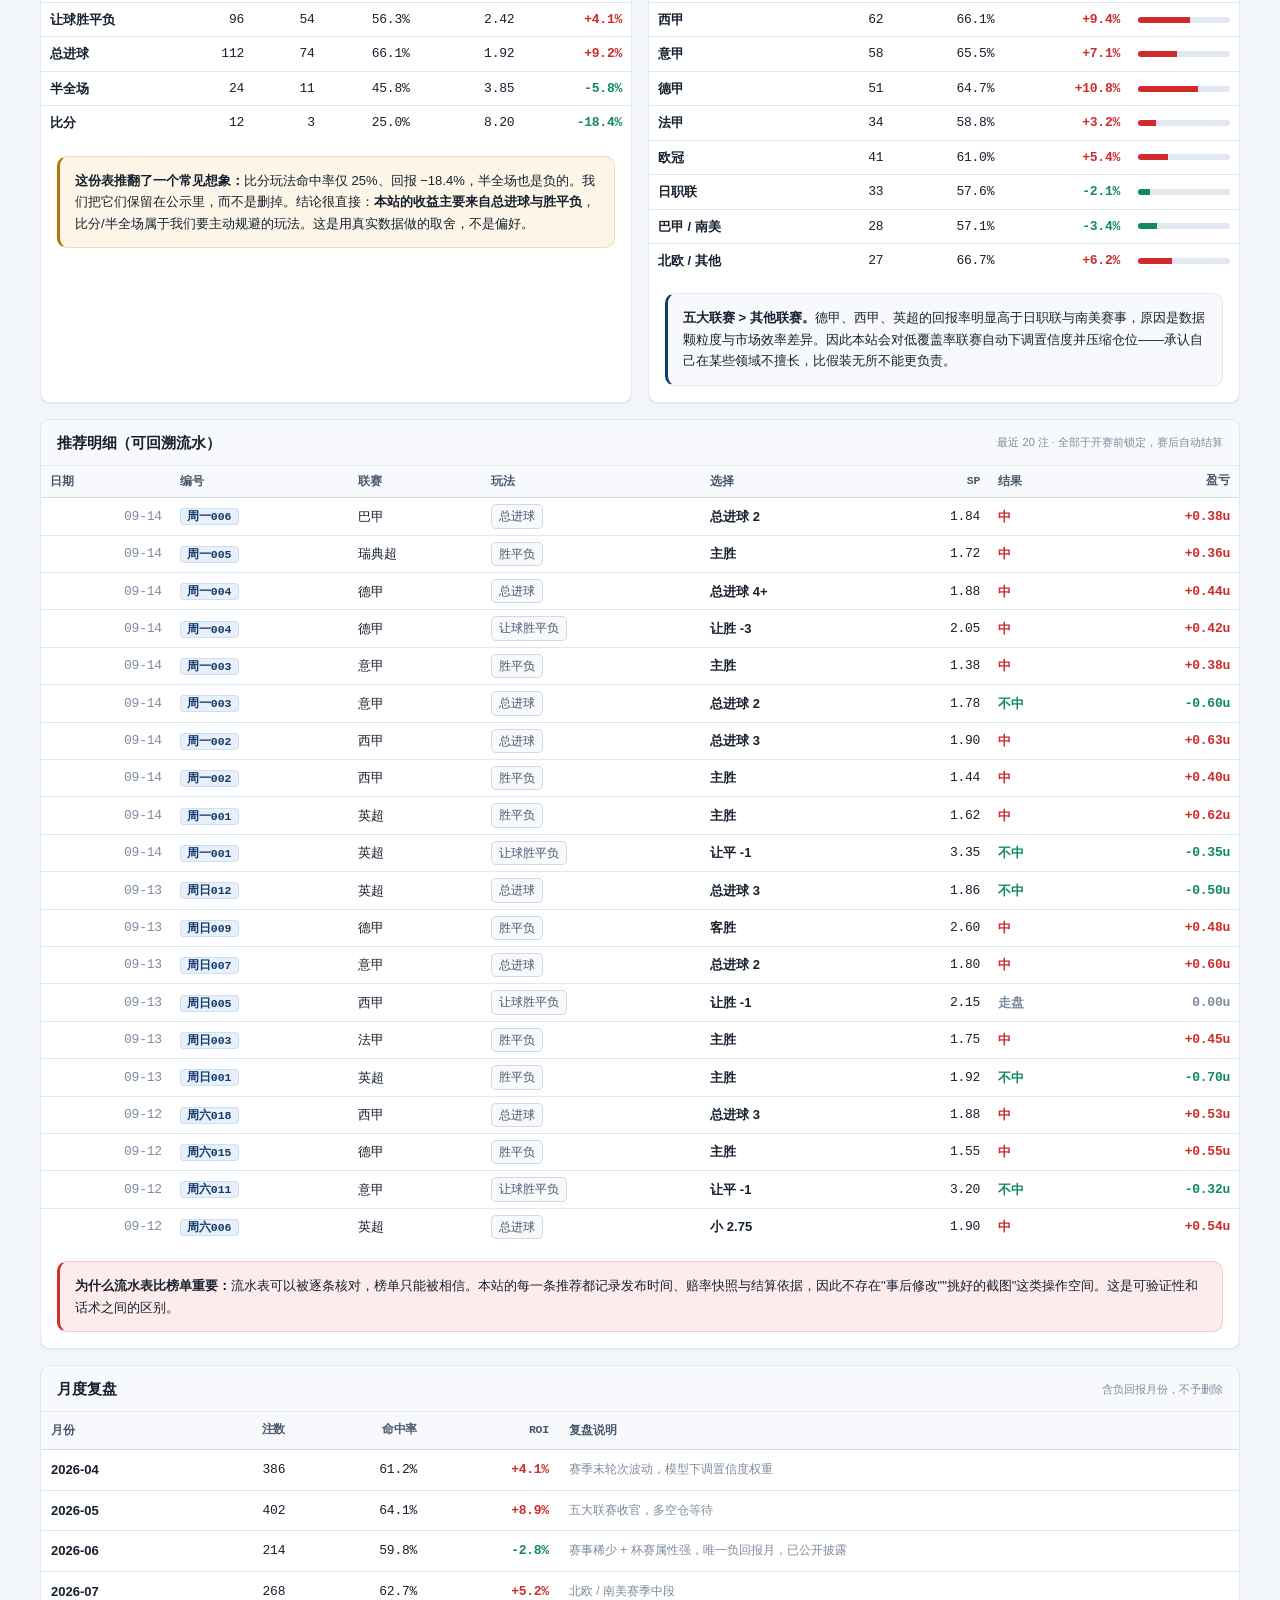
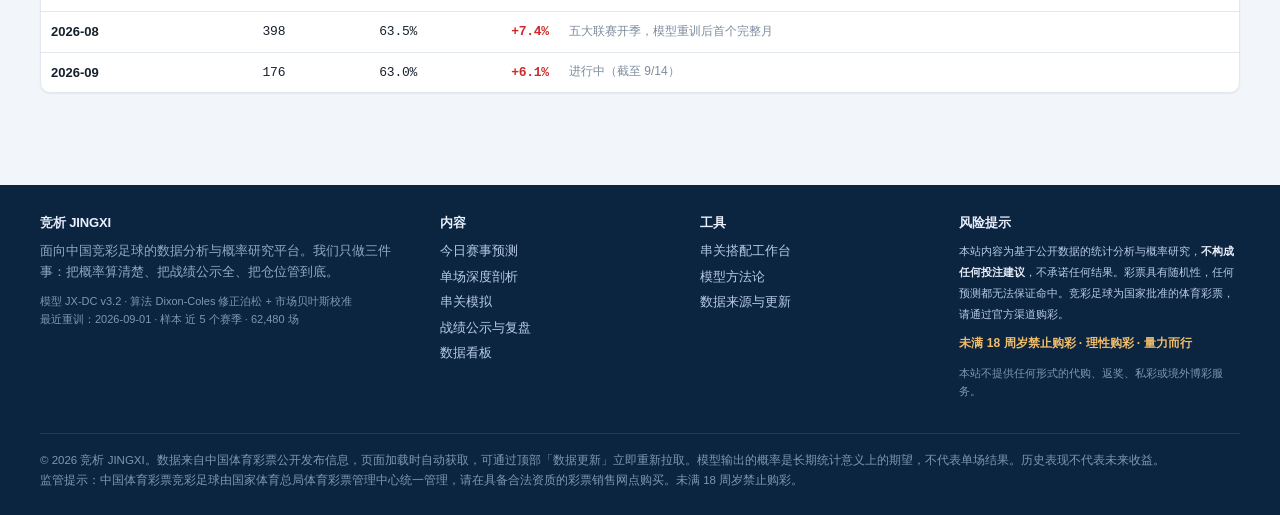
<file: records.html>
<!DOCTYPE html>
<html lang="zh-CN">
<head>
<meta charset="utf-8">
<meta name="viewport" content="width=device-width, initial-scale=1">
<title>战绩公示 · 全量可回溯流水与负回报月 | 竞析 JINGXI</title>
<meta name="description" content="竞析 JINGXI 战绩公示：全部推荐赛前锁定、赛后自动结算，含命中率、回报率 ROI、最大回撤、连续亏损记录、按玩法与联赛拆分、20 注明细流水、月度复盘（含负回报月份，不予删除）。">
<link rel="stylesheet" href="assets/css/main.css?v=2026094009">
</head>
<body data-page="records">

<div class="pagehead"><div class="wrap">
  <div class="crumb">首页 / 战绩公示</div>
  <h1>战绩公示与复盘</h1>
  <div class="sub">
    这里放的是<b>全部</b>推荐，不是精选。包含负回报的月份、连续不中的记录、以及表现不佳的玩法。
    本站的立场是：只展示好消息的战绩表，本质上是在挑选样本，而不是在公示战绩。
  </div>
</div></div>

<main><div class="wrap" id="records-body"></div></main>

<script src="assets/js/data.js?v=2026094009"></script>
<script src="assets/js/core.js?v=2026094009"></script>
<script src="assets/js/datasource.js?v=2026094009"></script>
<script src="assets/js/parlay.js?v=2026094009"></script>
<script src="assets/js/app.js?v=2026094009"></script>
<script src="assets/js/pages-data.js?v=2026094009"></script>
<script src="assets/js/boot.js?v=2026094009"></script>
</body>
</html>
</file>
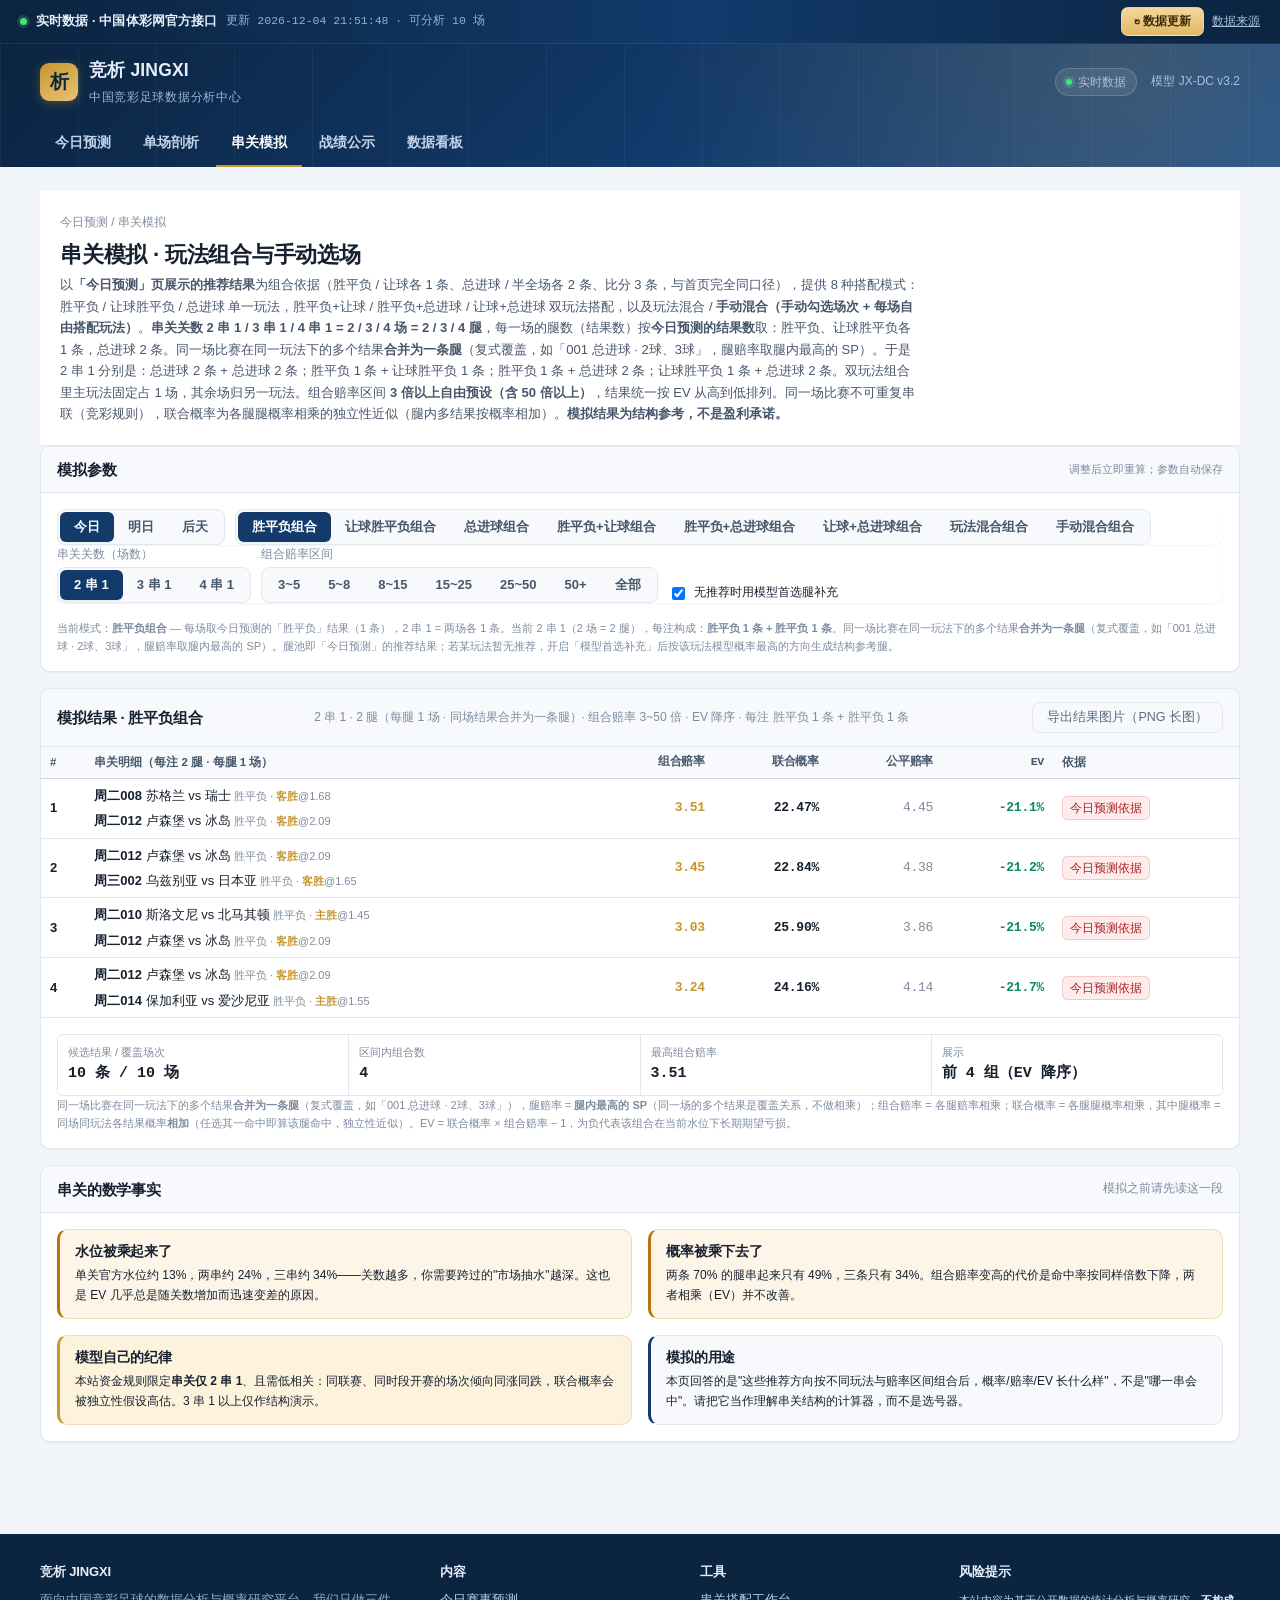
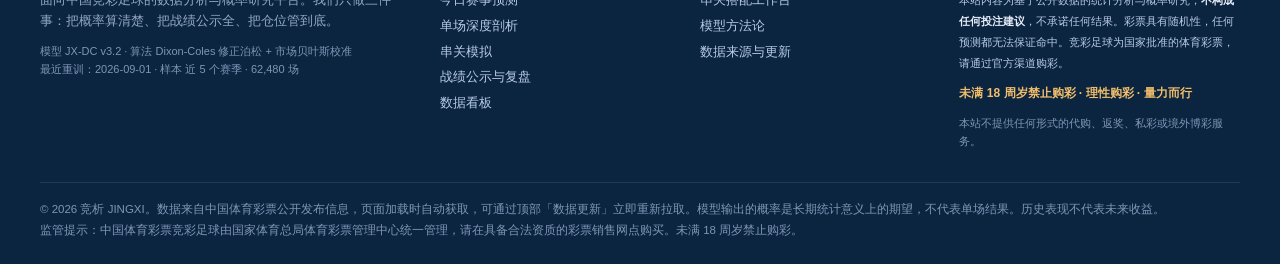
<file: sim.html>
<!DOCTYPE html>
<html lang="zh-CN" data-page-node-id="SNp8pWuGN5cSU7cSbUFCCn">
<head data-page-node-id="PLxKTtK2luVPkmFwVv1nlv">
<meta charset="utf-8" data-page-node-id="Bqtst4bEEuNkCPcghdX9PJ">
<meta name="viewport" content="width=device-width, initial-scale=1" data-page-node-id="0zM4QYv0uoZopACpxy7lAE">
<title>串关模拟 · 玩法组合与手动选场生成串关方案 | 竞析 JINGXI</title>
<meta name="description" content="竞彩足球串关模拟器：以「推荐明细与仓位建议」为依据，提供胜平负组合、让球胜平负组合、总进球组合、三种玩法混合与手动混合（手动勾选场次并为每场自由搭配玩法）等搭配模式，组合赔率区间 3 倍以上自由预设（含 50 倍以上），结果按 EV 从高到低排列。本站不销售彩票，内容不构成投注建议。" data-page-node-id="1H2hdwj2E1VjleO9V6zKt7">
<meta name="robots" content="index,follow" data-page-node-id="o7R4IHZohJzIXJ1SJStFd3">
<link rel="stylesheet" href="assets/css/main.css?v=2026094009" data-page-node-id="aQPWWpfKtFaxQYKBwF2HRu">
</head>
<body data-page="sim" data-page-node-id="SoB6EjJTwXS01S2rBU4tkp">

<main data-page-node-id="0DQDux4gbl3b5Z8qs0LrfT"><div class="wrap" id="sim-body" data-page-node-id="LnChXg3ZQFHbC1T0HFnzGl"></div></main>

<script src="assets/js/data.js?v=2026094009"></script>
<script src="assets/js/core.js?v=2026094009"></script>
<script src="assets/js/datasource.js?v=2026094009"></script>
<script src="assets/js/app.js?v=2026094009"></script>
<script src="assets/js/pages-sim.js?v=2026094009"></script>
<script src="assets/js/boot.js?v=2026094009"></script>
</body>
</html>
</file>
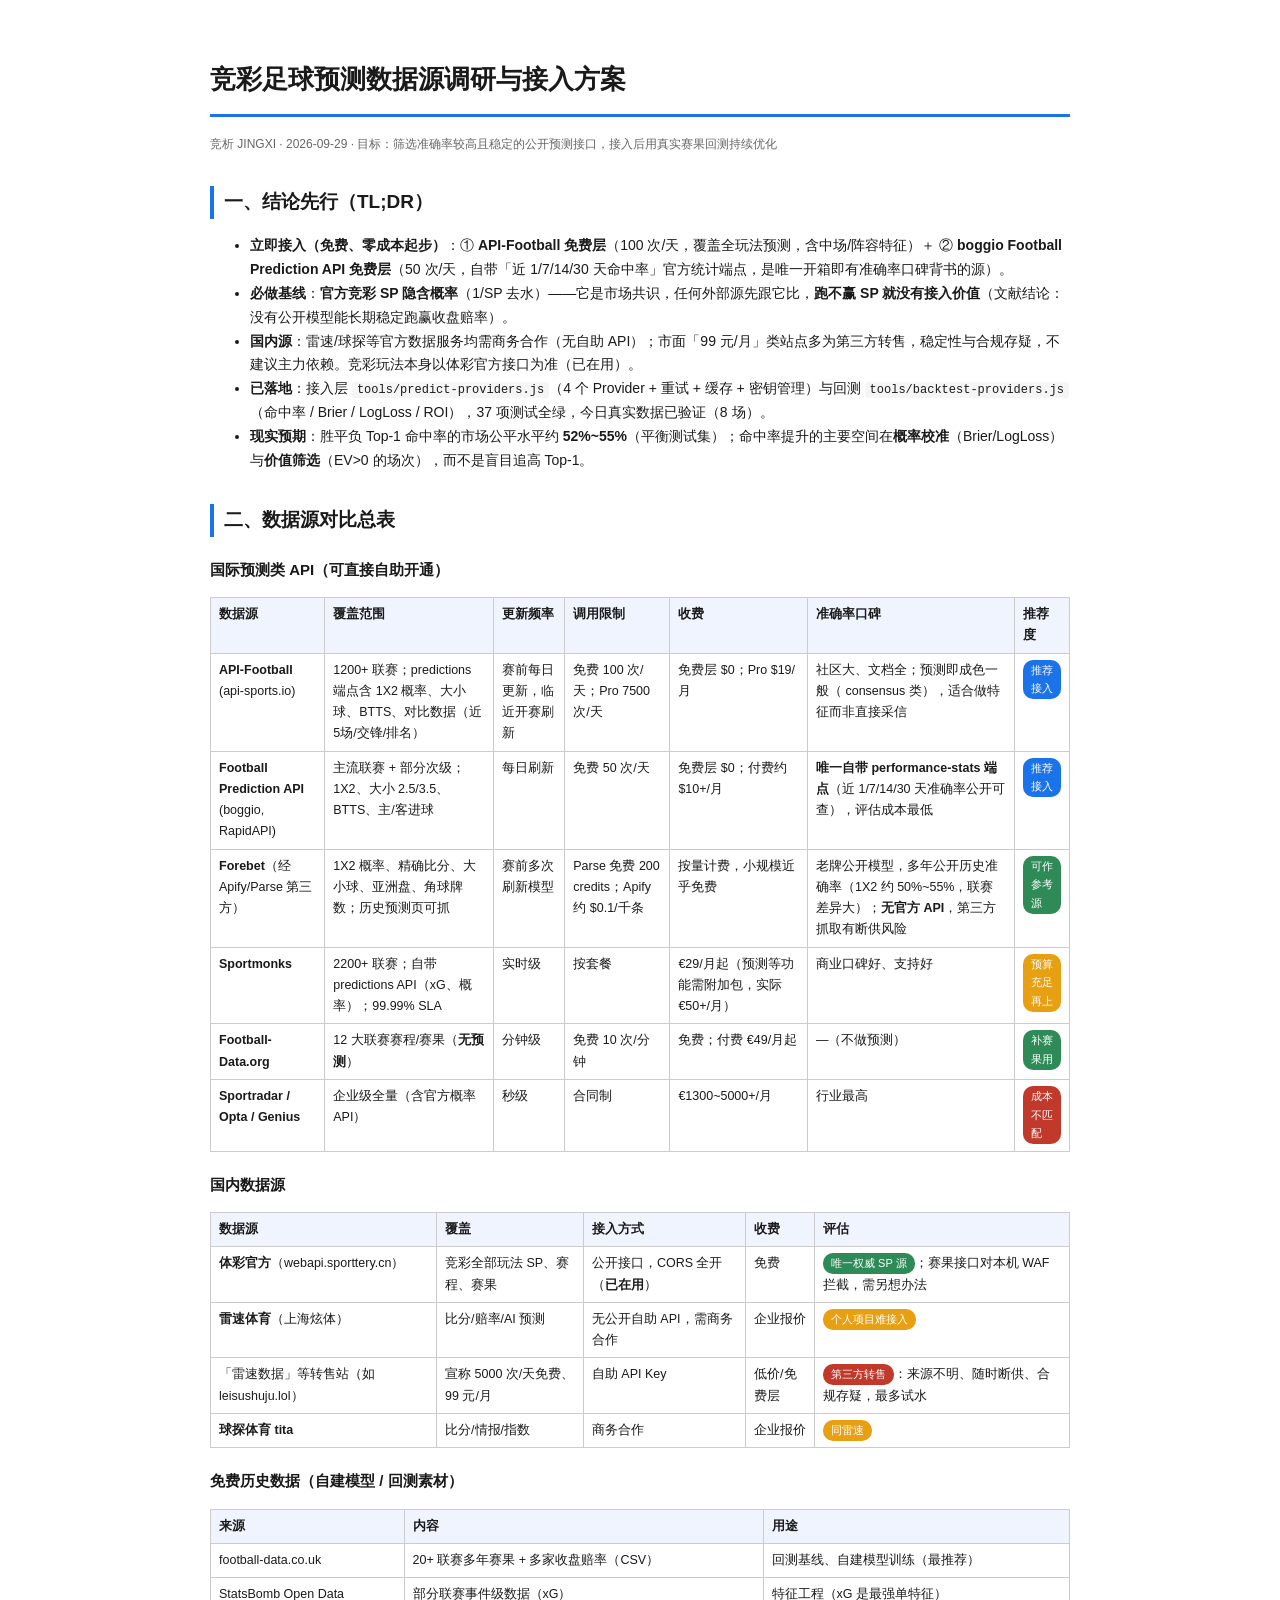
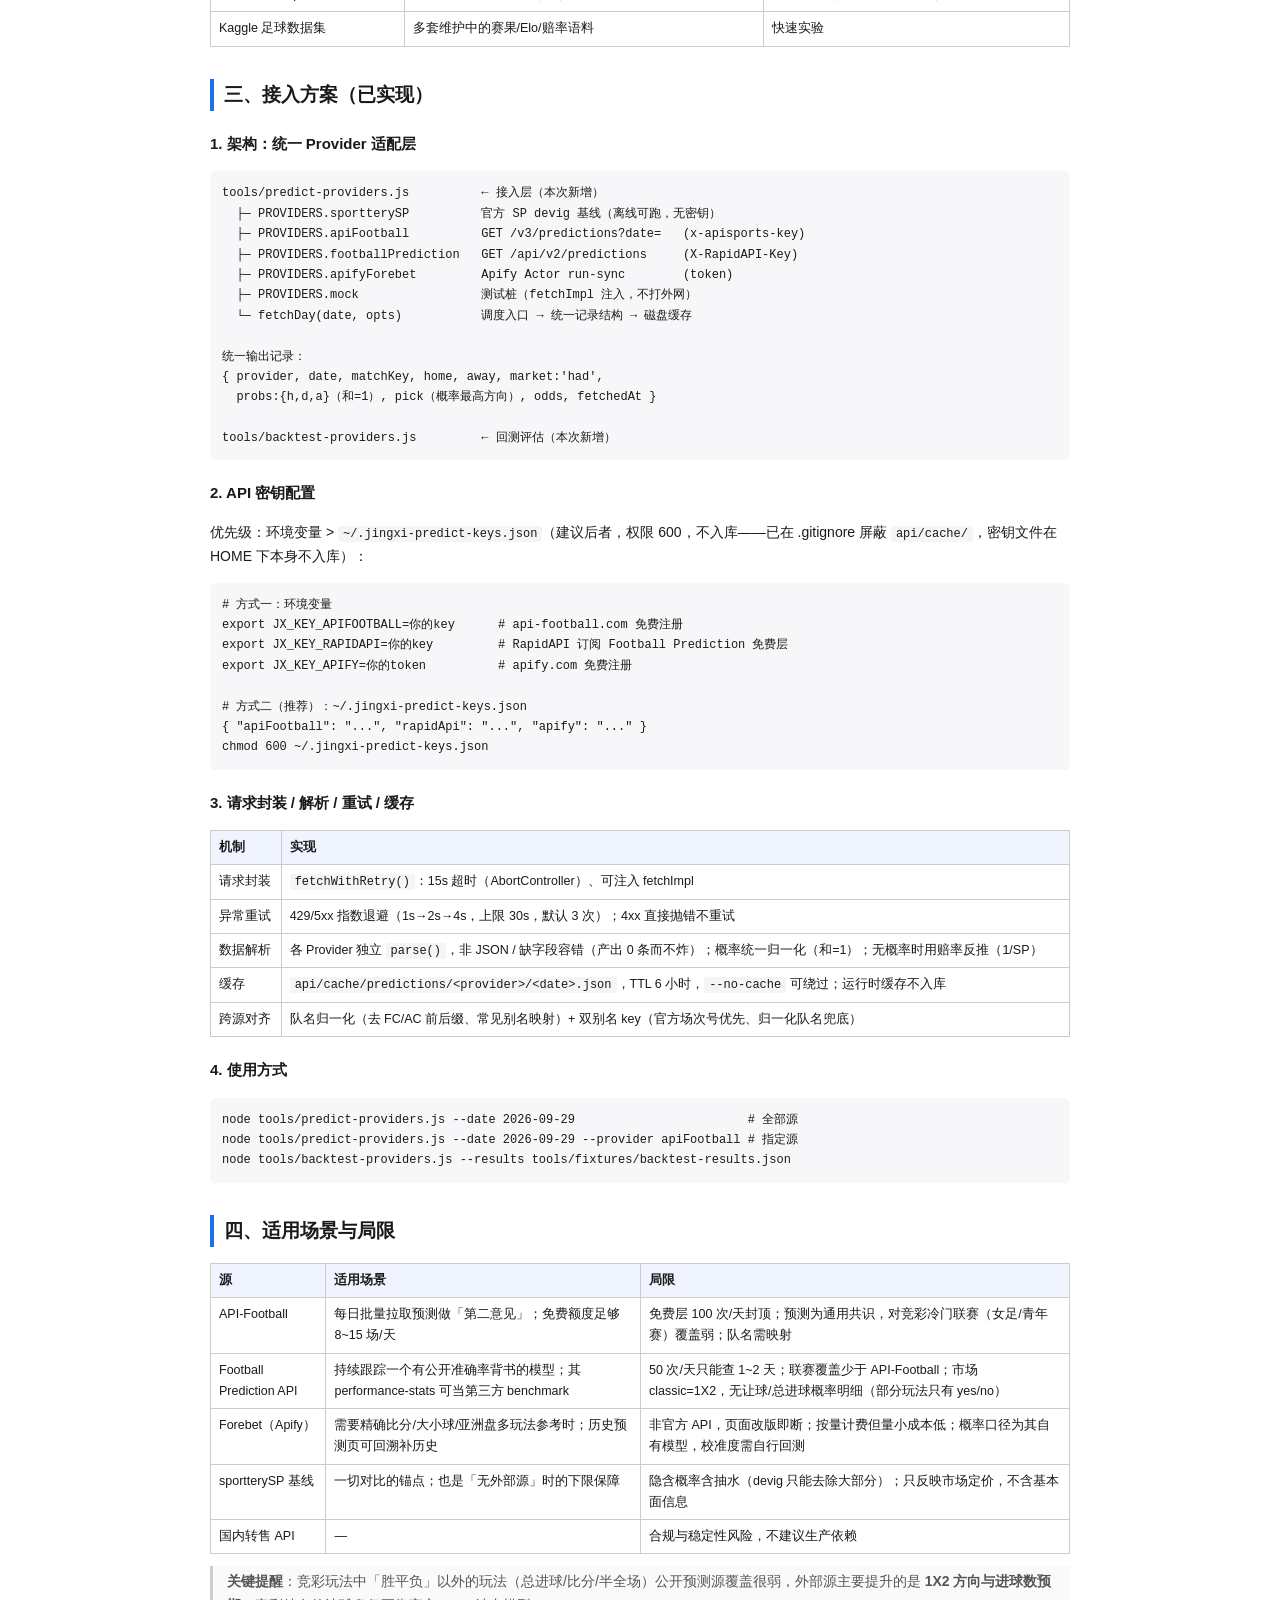
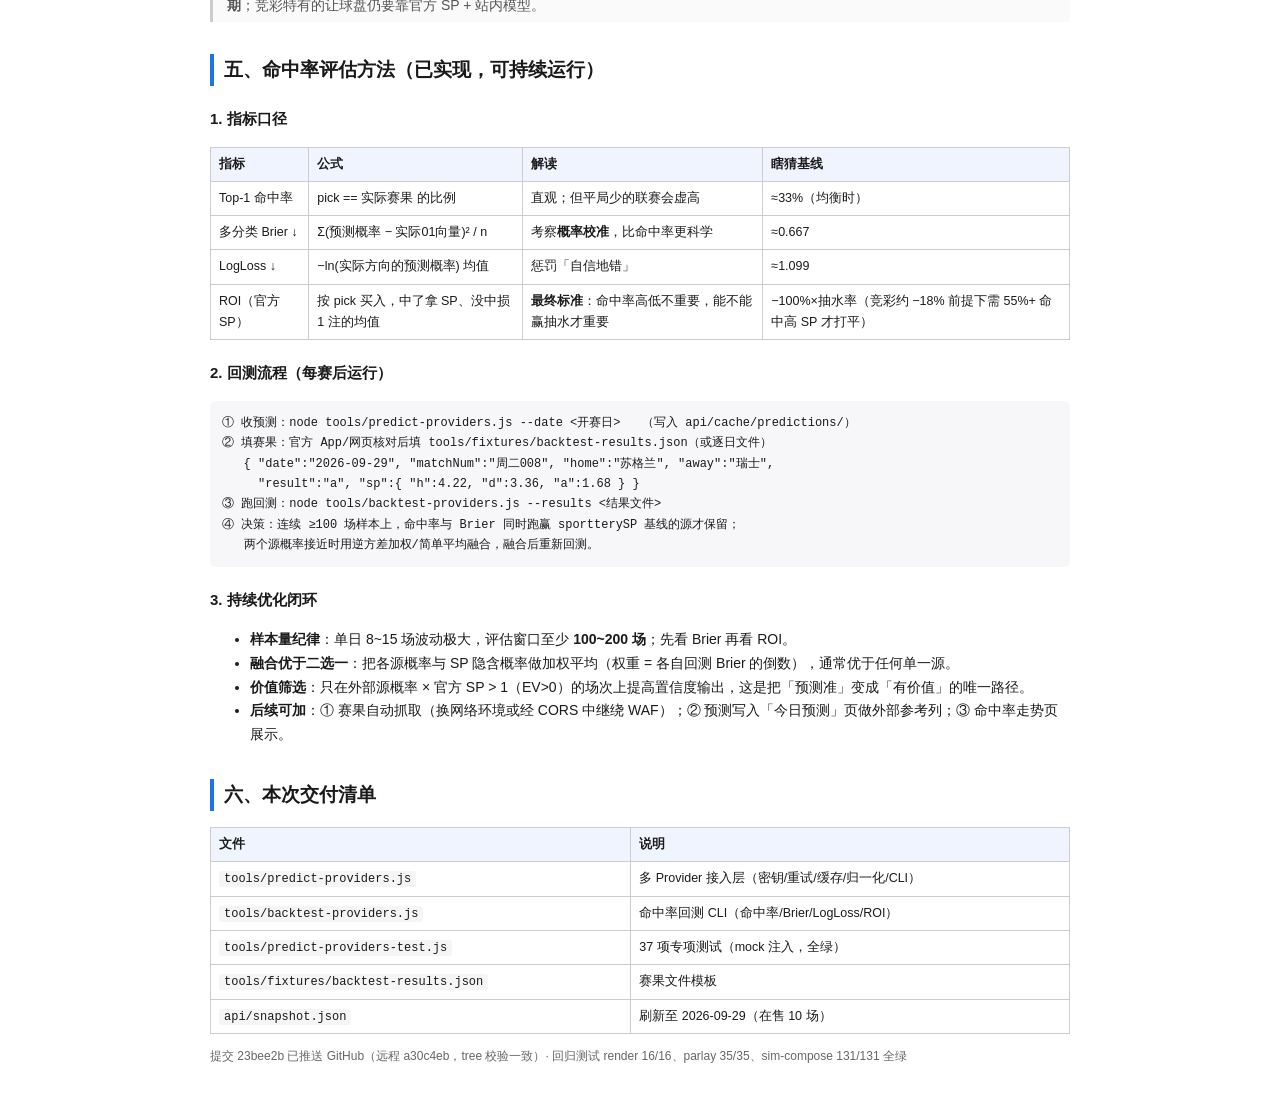
<file: docs/prediction-api-research.html>
<!DOCTYPE html>
<html lang="zh-CN">
<head>
<meta charset="UTF-8">
<title>竞彩足球预测数据源调研报告</title>
<style>
  body { font-family: -apple-system, "PingFang SC", "Microsoft YaHei", sans-serif; max-width: 860px; margin: 0 auto; padding: 40px 24px; color: #1a1a1a; line-height: 1.7; font-size: 14px; }
  h1 { font-size: 26px; border-bottom: 3px solid #1a73e8; padding-bottom: 12px; }
  h2 { font-size: 19px; margin-top: 32px; border-left: 4px solid #1a73e8; padding-left: 10px; }
  h3 { font-size: 15px; margin-top: 20px; }
  table { border-collapse: collapse; width: 100%; margin: 12px 0; font-size: 12.5px; }
  th, td { border: 1px solid #ccc; padding: 6px 8px; text-align: left; vertical-align: top; }
  th { background: #f0f4ff; }
  code { background: #f5f5f5; padding: 1px 5px; border-radius: 3px; font-size: 12px; }
  pre { background: #f7f7f9; padding: 12px; border-radius: 6px; overflow-x: auto; font-size: 12px; }
  .tag { display: inline-block; padding: 1px 8px; border-radius: 10px; font-size: 11px; color: #fff; }
  .t-rec { background: #1a73e8; } .t-ok { background: #2e8b57; } .t-warn { background: #e8a013; } .t-bad { background: #c0392b; }
  .meta { color: #666; font-size: 12px; }
  blockquote { border-left: 3px solid #ccc; margin: 10px 0; padding: 4px 14px; color: #555; background: #fafafa; }
</style>
</head>
<body>

<h1>竞彩足球预测数据源调研与接入方案</h1>
<p class="meta">竞析 JINGXI · 2026-09-29 · 目标：筛选准确率较高且稳定的公开预测接口，接入后用真实赛果回测持续优化</p>

<h2>一、结论先行（TL;DR）</h2>
<ul>
  <li><b>立即接入（免费、零成本起步）</b>：① <b>API-Football 免费层</b>（100 次/天，覆盖全玩法预测，含中场/阵容特征）＋ ② <b>boggio Football Prediction API 免费层</b>（50 次/天，自带「近 1/7/14/30 天命中率」官方统计端点，是唯一开箱即有准确率口碑背书的源）。</li>
  <li><b>必做基线</b>：<b>官方竞彩 SP 隐含概率</b>（1/SP 去水）——它是市场共识，任何外部源先跟它比，<b>跑不赢 SP 就没有接入价值</b>（文献结论：没有公开模型能长期稳定跑赢收盘赔率）。</li>
  <li><b>国内源</b>：雷速/球探等官方数据服务均需商务合作（无自助 API）；市面「99 元/月」类站点多为第三方转售，稳定性与合规存疑，不建议主力依赖。竞彩玩法本身以体彩官方接口为准（已在用）。</li>
  <li><b>已落地</b>：接入层 <code>tools/predict-providers.js</code>（4 个 Provider + 重试 + 缓存 + 密钥管理）与回测 <code>tools/backtest-providers.js</code>（命中率 / Brier / LogLoss / ROI），37 项测试全绿，今日真实数据已验证（8 场）。</li>
  <li><b>现实预期</b>：胜平负 Top-1 命中率的市场公平水平约 <b>52%~55%</b>（平衡测试集）；命中率提升的主要空间在<b>概率校准</b>（Brier/LogLoss）与<b>价值筛选</b>（EV>0 的场次），而不是盲目追高 Top-1。</li>
</ul>

<h2>二、数据源对比总表</h2>

<h3>国际预测类 API（可直接自助开通）</h3>
<table>
<tr><th>数据源</th><th>覆盖范围</th><th>更新频率</th><th>调用限制</th><th>收费</th><th>准确率口碑</th><th>推荐度</th></tr>
<tr>
  <td><b>API-Football</b><br>(api-sports.io)</td>
  <td>1200+ 联赛；predictions 端点含 1X2 概率、大小球、BTTS、对比数据（近5场/交锋/排名）</td>
  <td>赛前每日更新，临近开赛刷新</td>
  <td>免费 100 次/天；Pro 7500 次/天</td>
  <td>免费层 $0；Pro $19/月</td>
  <td>社区大、文档全；预测即成色一般（ consensus 类），适合做特征而非直接采信</td>
  <td><span class="tag t-rec">推荐接入</span></td>
</tr>
<tr>
  <td><b>Football Prediction API</b><br>(boggio, RapidAPI)</td>
  <td>主流联赛 + 部分次级；1X2、大小 2.5/3.5、BTTS、主/客进球</td>
  <td>每日刷新</td>
  <td>免费 50 次/天</td>
  <td>免费层 $0；付费约 $10+/月</td>
  <td><b>唯一自带 performance-stats 端点</b>（近 1/7/14/30 天准确率公开可查），评估成本最低</td>
  <td><span class="tag t-rec">推荐接入</span></td>
</tr>
<tr>
  <td><b>Forebet</b>（经 Apify/Parse 第三方）</td>
  <td>1X2 概率、精确比分、大小球、亚洲盘、角球牌数；历史预测页可抓</td>
  <td>赛前多次刷新模型</td>
  <td>Parse 免费 200 credits；Apify 约 $0.1/千条</td>
  <td>按量计费，小规模近乎免费</td>
  <td>老牌公开模型，多年公开历史准确率（1X2 约 50%~55%，联赛差异大）；<b>无官方 API</b>，第三方抓取有断供风险</td>
  <td><span class="tag t-ok">可作参考源</span></td>
</tr>
<tr>
  <td><b>Sportmonks</b></td>
  <td>2200+ 联赛；自带 predictions API（xG、概率）；99.99% SLA</td>
  <td>实时级</td>
  <td>按套餐</td>
  <td>€29/月起（预测等功能需附加包，实际 €50+/月）</td>
  <td>商业口碑好、支持好</td>
  <td><span class="tag t-warn">预算充足再上</span></td>
</tr>
<tr>
  <td><b>Football-Data.org</b></td>
  <td>12 大联赛赛程/赛果（<b>无预测</b>）</td>
  <td>分钟级</td>
  <td>免费 10 次/分钟</td>
  <td>免费；付费 €49/月起</td>
  <td>—（不做预测）</td>
  <td><span class="tag t-ok">补赛果用</span></td>
</tr>
<tr>
  <td><b>Sportradar / Opta / Genius</b></td>
  <td>企业级全量（含官方概率 API）</td>
  <td>秒级</td>
  <td>合同制</td>
  <td>€1300~5000+/月</td>
  <td>行业最高</td>
  <td><span class="tag t-bad">成本不匹配</span></td>
</tr>
</table>

<h3>国内数据源</h3>
<table>
<tr><th>数据源</th><th>覆盖</th><th>接入方式</th><th>收费</th><th>评估</th></tr>
<tr><td><b>体彩官方</b>（webapi.sporttery.cn）</td><td>竞彩全部玩法 SP、赛程、赛果</td><td>公开接口，CORS 全开（<b>已在用</b>）</td><td>免费</td><td><span class="tag t-ok">唯一权威 SP 源</span>；赛果接口对本机 WAF 拦截，需另想办法</td></tr>
<tr><td><b>雷速体育</b>（上海炫体）</td><td>比分/赔率/AI 预测</td><td>无公开自助 API，需商务合作</td><td>企业报价</td><td><span class="tag t-warn">个人项目难接入</span></td></tr>
<tr><td>「雷速数据」等转售站（如 leisushuju.lol）</td><td>宣称 5000 次/天免费、99 元/月</td><td>自助 API Key</td><td>低价/免费层</td><td><span class="tag t-bad">第三方转售</span>：来源不明、随时断供、合规存疑，最多试水</td></tr>
<tr><td><b>球探体育 tita</b></td><td>比分/情报/指数</td><td>商务合作</td><td>企业报价</td><td><span class="tag t-warn">同雷速</span></td></tr>
</table>

<h3>免费历史数据（自建模型 / 回测素材）</h3>
<table>
<tr><th>来源</th><th>内容</th><th>用途</th></tr>
<tr><td>football-data.co.uk</td><td>20+ 联赛多年赛果 + 多家收盘赔率（CSV）</td><td>回测基线、自建模型训练（最推荐）</td></tr>
<tr><td>StatsBomb Open Data</td><td>部分联赛事件级数据（xG）</td><td>特征工程（xG 是最强单特征）</td></tr>
<tr><td>Kaggle 足球数据集</td><td>多套维护中的赛果/Elo/赔率语料</td><td>快速实验</td></tr>
</table>

<h2>三、接入方案（已实现）</h2>

<h3>1. 架构：统一 Provider 适配层</h3>
<pre>
tools/predict-providers.js          ← 接入层（本次新增）
  ├─ PROVIDERS.sportterySP          官方 SP devig 基线（离线可跑，无密钥）
  ├─ PROVIDERS.apiFootball          GET /v3/predictions?date=   (x-apisports-key)
  ├─ PROVIDERS.footballPrediction   GET /api/v2/predictions     (X-RapidAPI-Key)
  ├─ PROVIDERS.apifyForebet         Apify Actor run-sync        (token)
  ├─ PROVIDERS.mock                 测试桩（fetchImpl 注入，不打外网）
  └─ fetchDay(date, opts)           调度入口 → 统一记录结构 → 磁盘缓存

统一输出记录：
{ provider, date, matchKey, home, away, market:'had',
  probs:{h,d,a}（和=1）, pick（概率最高方向）, odds, fetchedAt }

tools/backtest-providers.js         ← 回测评估（本次新增）
</pre>

<h3>2. API 密钥配置</h3>
<p>优先级：环境变量 &gt; <code>~/.jingxi-predict-keys.json</code>（建议后者，权限 600，不入库——已在 .gitignore 屏蔽 <code>api/cache/</code>，密钥文件在 HOME 下本身不入库）：</p>
<pre>
# 方式一：环境变量
export JX_KEY_APIFOOTBALL=你的key      # api-football.com 免费注册
export JX_KEY_RAPIDAPI=你的key         # RapidAPI 订阅 Football Prediction 免费层
export JX_KEY_APIFY=你的token          # apify.com 免费注册

# 方式二（推荐）：~/.jingxi-predict-keys.json
{ "apiFootball": "...", "rapidApi": "...", "apify": "..." }
chmod 600 ~/.jingxi-predict-keys.json
</pre>

<h3>3. 请求封装 / 解析 / 重试 / 缓存</h3>
<table>
<tr><th>机制</th><th>实现</th></tr>
<tr><td>请求封装</td><td><code>fetchWithRetry()</code>：15s 超时（AbortController）、可注入 fetchImpl</td></tr>
<tr><td>异常重试</td><td>429/5xx 指数退避（1s→2s→4s，上限 30s，默认 3 次）；4xx 直接抛错不重试</td></tr>
<tr><td>数据解析</td><td>各 Provider 独立 <code>parse()</code>，非 JSON / 缺字段容错（产出 0 条而不炸）；概率统一归一化（和=1）；无概率时用赔率反推（1/SP）</td></tr>
<tr><td>缓存</td><td><code>api/cache/predictions/&lt;provider&gt;/&lt;date&gt;.json</code>，TTL 6 小时，<code>--no-cache</code> 可绕过；运行时缓存不入库</td></tr>
<tr><td>跨源对齐</td><td>队名归一化（去 FC/AC 前后缀、常见别名映射）+ 双别名 key（官方场次号优先、归一化队名兜底）</td></tr>
</table>

<h3>4. 使用方式</h3>
<pre>
node tools/predict-providers.js --date 2026-09-29                        # 全部源
node tools/predict-providers.js --date 2026-09-29 --provider apiFootball # 指定源
node tools/backtest-providers.js --results tools/fixtures/backtest-results.json
</pre>

<h2>四、适用场景与局限</h2>
<table>
<tr><th>源</th><th>适用场景</th><th>局限</th></tr>
<tr><td>API-Football</td><td>每日批量拉取预测做「第二意见」；免费额度足够 8~15 场/天</td><td>免费层 100 次/天封顶；预测为通用共识，对竞彩冷门联赛（女足/青年赛）覆盖弱；队名需映射</td></tr>
<tr><td>Football Prediction API</td><td>持续跟踪一个有公开准确率背书的模型；其 performance-stats 可当第三方 benchmark</td><td>50 次/天只能查 1~2 天；联赛覆盖少于 API-Football；市场 classic=1X2，无让球/总进球概率明细（部分玩法只有 yes/no）</td></tr>
<tr><td>Forebet（Apify）</td><td>需要精确比分/大小球/亚洲盘多玩法参考时；历史预测页可回溯补历史</td><td>非官方 API，页面改版即断；按量计费但量小成本低；概率口径为其自有模型，校准度需自行回测</td></tr>
<tr><td>sportterySP 基线</td><td>一切对比的锚点；也是「无外部源」时的下限保障</td><td>隐含概率含抽水（devig 只能去除大部分）；只反映市场定价，不含基本面信息</td></tr>
<tr><td>国内转售 API</td><td>—</td><td>合规与稳定性风险，不建议生产依赖</td></tr>
</table>
<blockquote><b>关键提醒</b>：竞彩玩法中「胜平负」以外的玩法（总进球/比分/半全场）公开预测源覆盖很弱，外部源主要提升的是 <b>1X2 方向与进球数预期</b>；竞彩特有的让球盘仍要靠官方 SP + 站内模型。</blockquote>

<h2>五、命中率评估方法（已实现，可持续运行）</h2>

<h3>1. 指标口径</h3>
<table>
<tr><th>指标</th><th>公式</th><th>解读</th><th>瞎猜基线</th></tr>
<tr><td>Top-1 命中率</td><td>pick == 实际赛果 的比例</td><td>直观；但平局少的联赛会虚高</td><td>≈33%（均衡时）</td></tr>
<tr><td>多分类 Brier ↓</td><td>Σ(预测概率 − 实际01向量)² / n</td><td>考察<b>概率校准</b>，比命中率更科学</td><td>≈0.667</td></tr>
<tr><td>LogLoss ↓</td><td>−ln(实际方向的预测概率) 均值</td><td>惩罚「自信地错」</td><td>≈1.099</td></tr>
<tr><td>ROI（官方 SP）</td><td>按 pick 买入，中了拿 SP、没中损 1 注的均值</td><td><b>最终标准</b>：命中率高低不重要，能不能赢抽水才重要</td><td>−100%×抽水率（竞彩约 −18% 前提下需 55%+ 命中高 SP 才打平）</td></tr>
</table>

<h3>2. 回测流程（每赛后运行）</h3>
<pre>
① 收预测：node tools/predict-providers.js --date &lt;开赛日&gt;   （写入 api/cache/predictions/）
② 填赛果：官方 App/网页核对后填 tools/fixtures/backtest-results.json（或逐日文件）
   { "date":"2026-09-29", "matchNum":"周二008", "home":"苏格兰", "away":"瑞士",
     "result":"a", "sp":{ "h":4.22, "d":3.36, "a":1.68 } }
③ 跑回测：node tools/backtest-providers.js --results &lt;结果文件&gt;
④ 决策：连续 ≥100 场样本上，命中率与 Brier 同时跑赢 sportterySP 基线的源才保留；
   两个源概率接近时用逆方差加权/简单平均融合，融合后重新回测。
</pre>

<h3>3. 持续优化闭环</h3>
<ul>
  <li><b>样本量纪律</b>：单日 8~15 场波动极大，评估窗口至少 <b>100~200 场</b>；先看 Brier 再看 ROI。</li>
  <li><b>融合优于二选一</b>：把各源概率与 SP 隐含概率做加权平均（权重 = 各自回测 Brier 的倒数），通常优于任何单一源。</li>
  <li><b>价值筛选</b>：只在外部源概率 × 官方 SP &gt; 1（EV&gt;0）的场次上提高置信度输出，这是把「预测准」变成「有价值」的唯一路径。</li>
  <li><b>后续可加</b>：① 赛果自动抓取（换网络环境或经 CORS 中继绕 WAF）；② 预测写入「今日预测」页做外部参考列；③ 命中率走势页展示。</li>
</ul>

<h2>六、本次交付清单</h2>
<table>
<tr><th>文件</th><th>说明</th></tr>
<tr><td><code>tools/predict-providers.js</code></td><td>多 Provider 接入层（密钥/重试/缓存/归一化/CLI）</td></tr>
<tr><td><code>tools/backtest-providers.js</code></td><td>命中率回测 CLI（命中率/Brier/LogLoss/ROI）</td></tr>
<tr><td><code>tools/predict-providers-test.js</code></td><td>37 项专项测试（mock 注入，全绿）</td></tr>
<tr><td><code>tools/fixtures/backtest-results.json</code></td><td>赛果文件模板</td></tr>
<tr><td><code>api/snapshot.json</code></td><td>刷新至 2026-09-29（在售 10 场）</td></tr>
</table>
<p class="meta">提交 23bee2b 已推送 GitHub（远程 a30c4eb，tree 校验一致）· 回归测试 render 16/16、parlay 35/35、sim-compose 131/131 全绿</p>

</body>
</html>
</file>
<file: assets/css/main.css>
/* ==========================================================================
   竞析 JINGXI · 中国竞彩足球数据分析中心
   设计系统 v1.0  |  数据密集型排版，竞赛级可读性
   ========================================================================== */

/* ---------- 1. 设计令牌 ---------- */
:root {
  /* 品牌 */
  --brand: #123a6b;
  --brand-2: #1b5296;
  --brand-ink: #0b2440;
  --accent: #c8952c;          /* 金：权威/重点 */
  --accent-soft: #fdf3dc;

  /* 语义：竞彩胜平负（胜=红 / 平=蓝 / 负=绿） */
  --win: #cf2b2b;
  --win-soft: #fdecec;
  --draw: #2f6fd0;
  --draw-soft: #eaf1fd;
  --lose: #0f8a5f;
  --lose-soft: #e7f6f0;

  /* 中性 */
  --bg: #f2f5f9;
  --panel: #ffffff;
  --panel-2: #f7f9fc;
  --line: #e2e8f0;
  --line-2: #cfd8e3;
  --ink: #16202e;
  --ink-2: #47566b;
  --ink-3: #7d8b9e;

  /* 状态 */
  --up: #cf2b2b;      /* 升盘 / 上涨 */
  --down: #0f8a5f;    /* 降盘 / 下跌 */
  --warn: #b8730f;
  --warn-soft: #fdf6e8;

  /* 尺寸 */
  --r-sm: 6px;
  --r: 10px;
  --r-lg: 14px;
  --sh-1: 0 1px 2px rgba(16, 32, 56, .06);
  --sh-2: 0 4px 16px rgba(16, 32, 56, .08);
  --sh-3: 0 12px 36px rgba(16, 32, 56, .12);
  --maxw: 1240px;

  --sans: -apple-system, BlinkMacSystemFont, "PingFang SC", "Hiragino Sans GB",
          "Microsoft YaHei", "Source Han Sans SC", "Noto Sans CJK SC", sans-serif;
  --mono: ui-monospace, "SF Mono", "JetBrains Mono", Menlo, Consolas, monospace;
}

/* ---------- 2. 基础 ---------- */
* { box-sizing: border-box; }
html { -webkit-text-size-adjust: 100%; scroll-behavior: smooth; }
body {
  margin: 0;
  font-family: var(--sans);
  font-size: 14px;
  line-height: 1.65;
  color: var(--ink);
  background: var(--bg);
  -webkit-font-smoothing: antialiased;
}
a { color: var(--brand-2); text-decoration: none; }
a:hover { text-decoration: underline; }
h1, h2, h3, h4 { margin: 0; font-weight: 700; line-height: 1.3; letter-spacing: -.01em; }
p { margin: 0 0 10px; }
img { max-width: 100%; }
table { border-collapse: collapse; width: 100%; }

.num, .odds, td.num, .tabular {
  font-family: var(--mono);
  font-variant-numeric: tabular-nums;
  letter-spacing: -.02em;
}

.wrap { max-width: var(--maxw); margin: 0 auto; padding: 0 20px; }
.hide { display: none !important; }
.muted { color: var(--ink-3); }
.small { font-size: 12px; }
.tiny { font-size: 11px; }
.nowrap { white-space: nowrap; }
.center { text-align: center; }
.right { text-align: right; }
.mt0 { margin-top: 0; } .mb0 { margin-bottom: 0; }
.mb8 { margin-bottom: 8px; } .mb16 { margin-bottom: 16px; } .mb24 { margin-bottom: 24px; }
.mt16 { margin-top: 16px; } .mt24 { margin-top: 24px; } .mt32 { margin-top: 32px; }
.gap8 { gap: 8px; } .gap12 { gap: 12px; } .gap16 { gap: 16px; }
.row { display: flex; align-items: center; }
.row.wrapx { flex-wrap: wrap; }
.between { justify-content: space-between; }
.grow { flex: 1; }

/* ---------- 3. 演示数据横幅 ---------- */
.demobar {
  background: linear-gradient(90deg, #7a4a00, #b8730f 40%, #7a4a00);
  color: #fff5e0;
  font-size: 12.5px;
  padding: 7px 0;
  text-align: center;
  letter-spacing: .01em;
}
.demobar b { color: #ffe6ad; }
.demobar::before { content: "⚠ "; }

/* ---------- 4. 顶栏 ---------- */
.topbar {
  background: linear-gradient(135deg, #0b2440 0%, #123a6b 55%, #1b5296 100%);
  color: #e8eefa;
  position: relative;
  overflow: hidden;
}
.topbar::after {
  content: "";
  position: absolute; inset: 0;
  background-image:
    radial-gradient(circle at 88% 15%, rgba(200,149,44,.20) 0, transparent 42%),
    repeating-linear-gradient(90deg, rgba(255,255,255,.045) 0 1px, transparent 1px 78px);
  pointer-events: none;
}
.topbar-in { position: relative; z-index: 1; }
.topbar-top {
  display: flex; align-items: center; justify-content: space-between;
  gap: 16px; padding: 12px 0;
}
.brand { display: flex; align-items: center; gap: 11px; }
.brand-mark {
  width: 38px; height: 38px; border-radius: 9px; flex: none;
  background: linear-gradient(150deg, #c8952c, #e8c477);
  color: #0b2440; display: grid; place-items: center;
  font-weight: 800; font-size: 19px; letter-spacing: -.04em;
  box-shadow: 0 2px 10px rgba(200,149,44,.35);
}
.brand-txt strong { font-size: 17.5px; font-weight: 800; letter-spacing: .01em; display: block; }
.brand-txt span { font-size: 11.5px; color: #9db4d4; letter-spacing: .06em; }
.topbar-meta { display: flex; align-items: center; gap: 14px; font-size: 12px; color: #a9c0dd; }
.pill-live {
  display: inline-flex; align-items: center; gap: 6px;
  background: rgba(255,255,255,.09); border: 1px solid rgba(255,255,255,.16);
  padding: 4px 10px; border-radius: 20px; font-size: 11.5px;
}
.dot-live { width: 6px; height: 6px; border-radius: 50%; background: #4ade80; box-shadow: 0 0 0 3px rgba(74,222,128,.22); }
.pill-demo { background: rgba(200,149,44,.2); border-color: rgba(200,149,44,.45); color: #f3d79a; }

/* 主导航 */
.nav { display: flex; gap: 2px; overflow-x: auto; scrollbar-width: none; }
.nav::-webkit-scrollbar { display: none; }
.nav a {
  color: #c3d4ea; padding: 11px 15px; font-size: 14px; font-weight: 600;
  border-bottom: 2.5px solid transparent; white-space: nowrap; text-decoration: none;
  transition: color .15s, border-color .15s;
}
.nav a:hover { color: #fff; text-decoration: none; }
.nav a.on { color: #fff; border-bottom-color: var(--accent); }
.nav .nav-key { font-size: 10px; color: #8fa8c8; margin-left: 5px; font-weight: 500; }

/* ---------- 5. 页面标题区 ---------- */
.pagehead { background: var(--panel); border-bottom: 1px solid var(--line); padding: 22px 0 20px; }
.pagehead h1 { font-size: 22px; }
.pagehead .sub { color: var(--ink-2); font-size: 13px; margin-top: 5px; max-width: 860px; }
.crumb { font-size: 12px; color: var(--ink-3); margin-bottom: 8px; }
.crumb a { color: var(--ink-3); }

main { padding: 24px 0 56px; }

/* ---------- 6. 指标卡 ---------- */
.kpis { display: grid; grid-template-columns: repeat(auto-fit, minmax(168px, 1fr)); gap: 12px; }
.kpi {
  background: var(--panel); border: 1px solid var(--line); border-radius: var(--r);
  padding: 14px 16px; box-shadow: var(--sh-1); position: relative; overflow: hidden;
}
.kpi::before { content: ""; position: absolute; left: 0; top: 0; bottom: 0; width: 3px; background: var(--brand); opacity: .85; }
.kpi.k-win::before { background: var(--win); }
.kpi.k-draw::before { background: var(--draw); }
.kpi.k-lose::before { background: var(--lose); }
.kpi.k-gold::before { background: var(--accent); }
.kpi .k-lab { font-size: 12px; color: var(--ink-3); display: flex; align-items: center; gap: 5px; }
.kpi .k-val { font-size: 25px; font-weight: 800; font-family: var(--mono); margin-top: 3px; letter-spacing: -.03em; }
.kpi .k-val small { font-size: 13px; font-weight: 600; color: var(--ink-2); margin-left: 2px; }
.kpi .k-sub { font-size: 11.5px; color: var(--ink-3); margin-top: 2px; }
.pos { color: var(--win); } .neg { color: var(--lose); }

/* ---------- 7. 卡片 / 面板 ---------- */
.card {
  background: var(--panel); border: 1px solid var(--line); border-radius: var(--r);
  box-shadow: var(--sh-1); margin-bottom: 16px; overflow: hidden;
}
.card-h {
  display: flex; align-items: center; justify-content: space-between; gap: 12px;
  padding: 13px 16px; border-bottom: 1px solid var(--line); background: var(--panel-2);
}
.card-h h2, .card-h h3 { font-size: 15px; display: flex; align-items: center; gap: 8px; }
.card-h .hint { font-size: 12px; color: var(--ink-3); font-weight: 400; }
.card-b { padding: 16px; }
.card-b.tight { padding: 10px 12px; }
.card-b.flush { padding: 0; }

.section-title { display: flex; align-items: baseline; gap: 10px; margin: 26px 0 12px; }
.section-title h2 { font-size: 17px; }
.section-title .desc { font-size: 12.5px; color: var(--ink-3); }

.grid-2 { display: grid; grid-template-columns: 1fr 1fr; gap: 16px; }
.grid-3 { display: grid; grid-template-columns: repeat(3, 1fr); gap: 16px; }
.grid-side { display: grid; grid-template-columns: minmax(0, 1fr) 320px; gap: 16px; align-items: start; }

/* ---------- 8. 标签 / 徽章 ---------- */
.tag {
  display: inline-flex; align-items: center; gap: 4px;
  font-size: 11.5px; padding: 2px 7px; border-radius: 5px;
  background: var(--panel-2); border: 1px solid var(--line-2); color: var(--ink-2);
  white-space: nowrap; line-height: 1.6;
}
.tag.t-win { background: var(--win-soft); border-color: #f3c9c9; color: #a81f1f; }
.tag.t-draw { background: var(--draw-soft); border-color: #c6daf8; color: #22539f; }
.tag.t-lose { background: var(--lose-soft); border-color: #bfe6d8; color: #0a6b4a; }
.tag.t-gold { background: var(--accent-soft); border-color: #eed9a8; color: #8a6510; }
.tag.t-brand { background: #e8f0fa; border-color: #c9dcf2; color: #123a6b; }
.tag.t-warn { background: var(--warn-soft); border-color: #f0dcb4; color: var(--warn); }

.league-chip {
  display: inline-flex; align-items: center; font-size: 11.5px; font-weight: 700;
  padding: 2px 7px; border-radius: 4px; background: var(--brand); color: #fff; letter-spacing: .02em;
}
.league-chip.lv-2 { background: #1b5296; }
.league-chip.lv-3 { background: #4a6b8f; }
.league-chip.lv-4 { background: #7d8b9e; }
.no-chip {
  font-family: var(--mono); font-size: 11.5px; font-weight: 700; color: var(--brand);
  background: #e8f0fa; border: 1px solid #cddff3; padding: 1px 6px; border-radius: 4px;
}

/* 近期战绩 W/D/L 方块 */
.form-row { display: inline-flex; gap: 3px; }
.form-dot {
  width: 17px; height: 17px; border-radius: 4px; display: grid; place-items: center;
  font-size: 10.5px; font-weight: 800; color: #fff; font-family: var(--mono);
}
.form-dot.w { background: var(--win); }
.form-dot.d { background: #98a6b8; }
.form-dot.l { background: var(--lose); }

/* 信心星级 */
.stars { display: inline-flex; gap: 2px; align-items: center; }
.star { width: 12px; height: 12px; }
.star.on { fill: var(--accent); }
.star.off { fill: #d8e0ea; }

/* ---------- 9. 概率条 ---------- */
.pbar { display: flex; height: 8px; border-radius: 5px; overflow: hidden; background: var(--line); }
.pbar > i { display: block; height: 100%; }
.pbar .p-w { background: var(--win); }
.pbar .p-d { background: var(--draw); }
.pbar .p-l { background: var(--lose); }
.pbar-legend { display: flex; justify-content: space-between; font-size: 11.5px; margin-top: 5px; }
.pbar-legend b { font-family: var(--mono); font-weight: 700; }
.legend-w { color: var(--win); } .legend-d { color: var(--draw); } .legend-l { color: var(--lose); }

/* 三段概率（挂盘式） */
.tri { display: grid; grid-template-columns: repeat(3, 1fr); gap: 1px; background: var(--line); border: 1px solid var(--line); border-radius: var(--r-sm); overflow: hidden; }
.tri > div { background: var(--panel); padding: 7px 8px; text-align: center; }
.tri .t-lab { font-size: 11px; color: var(--ink-3); }
.tri .t-val { font-family: var(--mono); font-size: 16px; font-weight: 700; margin-top: 1px; }
.tri .t-odds { font-family: var(--mono); font-size: 11.5px; color: var(--ink-3); }
.tri .c-w { color: var(--win); } .tri .c-d { color: var(--draw); } .tri .c-l { color: var(--lose); }
.tri > div.hl { background: var(--accent-soft); }
.tri > div.hl .t-lab { color: #8a6510; font-weight: 700; }

/* ---------- 10. 赛事列表行 ---------- */
.match-list { display: flex; flex-direction: column; }
.mrow {
  display: grid;
  grid-template-columns: 92px minmax(0, 1fr) 210px 190px 108px;
  gap: 14px; align-items: center;
  padding: 13px 16px; border-bottom: 1px solid var(--line);
  transition: background .14s; position: relative;
}
.mrow:last-child { border-bottom: 0; }
.mrow:hover { background: #f8fbfe; }
.mrow::before {
  content: ""; position: absolute; left: 0; top: 0; bottom: 0; width: 0;
  background: var(--brand); transition: width .14s;
}
.mrow:hover::before { width: 3px; }
.m-meta { display: flex; flex-direction: column; gap: 4px; }
.m-time { font-family: var(--mono); font-size: 12.5px; color: var(--ink-2); font-weight: 600; }
.m-teams { min-width: 0; }
.m-team { display: flex; align-items: center; gap: 7px; }
.m-team .tname { font-size: 14.5px; font-weight: 700; }
.m-team .trank { font-size: 11px; color: var(--ink-3); font-family: var(--mono); }
.m-team .badge-h { font-size: 10px; padding: 0 4px; border-radius: 3px; background: #eef2f7; color: var(--ink-3); }
.m-vs { font-size: 11px; color: var(--ink-3); padding-left: 2px; }
.m-hint { font-size: 11.5px; color: var(--ink-3); margin-top: 3px; }
.m-prob { display: flex; flex-direction: column; gap: 5px; }
.m-prob .lab { font-size: 11px; color: var(--ink-3); display: flex; justify-content: space-between; }
.m-odds { display: grid; grid-template-columns: repeat(3, 1fr); gap: 5px; }
.m-odds div {
  border: 1px solid var(--line); border-radius: var(--r-sm); padding: 4px 2px; text-align: center;
  background: var(--panel-2);
}
.m-odds .o-l { font-size: 10.5px; color: var(--ink-3); }
.m-odds .o-v { font-family: var(--mono); font-size: 13.5px; font-weight: 700; }
.m-odds .sel-w { border-color: #e9b3b3; background: var(--win-soft); }
.m-odds .sel-d { border-color: #bcd3f5; background: var(--draw-soft); }
.m-odds .sel-l { border-color: #b3ddcd; background: var(--lose-soft); }
.m-side { text-align: right; display: flex; flex-direction: column; align-items: flex-end; gap: 5px; }

/* 各玩法推荐条（今日预测清单，跨整行） */
.m-recs {
  grid-column: 1 / -1;
  display: flex; flex-wrap: wrap; gap: 6px 14px; align-items: center;
  padding-top: 9px; margin-top: 1px; border-top: 1px dashed var(--line);
}
.m-recs .rc-g { display: inline-flex; align-items: center; gap: 5px; }
.m-recs .rc-p {
  font-size: 10.5px; font-weight: 700; color: var(--brand);
  background: var(--accent-soft); border-radius: 3px; padding: 2px 6px; white-space: nowrap;
}
.m-recs .rc-i {
  font-size: 12px; font-weight: 600; color: var(--ink);
  border: 1px solid var(--line); border-radius: 3px; padding: 2px 7px;
  background: var(--panel-2); white-space: nowrap; cursor: default;
}
.m-recs .rc-i b { color: var(--win); font-family: var(--mono); font-weight: 700; margin-left: 3px; }

/* 推荐徽章 */
.pick-badge {
  display: inline-flex; flex-direction: column; align-items: flex-end; gap: 2px;
}
.pick-badge .p-main { font-size: 15px; font-weight: 800; font-family: var(--mono); }
.pick-badge .p-sp { font-size: 11.5px; color: var(--ink-3); font-family: var(--mono); }

/* ---------- 11. 表格 ---------- */
.tbl { width: 100%; font-size: 13px; }
.tbl th {
  text-align: left; font-size: 11.5px; font-weight: 700; color: var(--ink-2);
  background: var(--panel-2); padding: 9px 10px; border-bottom: 1px solid var(--line-2);
  white-space: nowrap;
}
.tbl td { padding: 9px 10px; border-bottom: 1px solid var(--line); vertical-align: middle; }
.tbl tbody tr:hover { background: #f8fbfe; }
.tbl tbody tr:last-child td { border-bottom: 0; }
.tbl .num { text-align: right; }
.tbl-dense td, .tbl-dense th { padding: 6px 9px; }
.tbl th.sortable { cursor: pointer; user-select: none; }
.tbl th.sortable:hover { color: var(--brand); }

.hit { color: var(--win); font-weight: 700; }
.miss { color: var(--lose); font-weight: 700; }
.push { color: var(--ink-3); font-weight: 700; }

/* 表格滚动容器 */
.scrollx { overflow-x: auto; }
.scrollx::-webkit-scrollbar { height: 8px; }
.scrollx::-webkit-scrollbar-thumb { background: var(--line-2); border-radius: 4px; }

/* ---------- 12. 筛选 / Tab ---------- */
.toolbar {
  display: flex; flex-wrap: wrap; gap: 10px; align-items: center;
  padding: 12px 16px; background: var(--panel); border: 1px solid var(--line);
  border-radius: var(--r); box-shadow: var(--sh-1); margin-bottom: 14px;
}
.seg { display: inline-flex; background: var(--panel-2); border: 1px solid var(--line); border-radius: 8px; padding: 2px; }
.seg button {
  border: 0; background: transparent; font-family: inherit; font-size: 13px; font-weight: 600;
  color: var(--ink-2); padding: 6px 14px; border-radius: 6px; cursor: pointer; transition: all .14s;
}
.seg button:hover { color: var(--brand); }
.seg button.on { background: var(--brand); color: #fff; box-shadow: var(--sh-1); }
.seg.sm button { padding: 4px 10px; font-size: 12.5px; }

.chips { display: flex; flex-wrap: wrap; gap: 6px; }
.chip {
  font-size: 12.5px; padding: 5px 11px; border-radius: 20px; cursor: pointer;
  background: var(--panel); border: 1px solid var(--line-2); color: var(--ink-2);
  font-family: inherit; transition: all .14s;
}
.chip:hover { border-color: var(--brand-2); color: var(--brand); }
.chip.on { background: var(--brand); border-color: var(--brand); color: #fff; }
.chip sup { font-size: 10px; margin-left: 3px; opacity: .75; }

.field { display: flex; flex-direction: column; gap: 3px; }
.field label { font-size: 11.5px; color: var(--ink-3); }
select, input[type=text], input[type=search] {
  font-family: inherit; font-size: 13px; color: var(--ink);
  border: 1px solid var(--line-2); border-radius: 7px; padding: 6px 9px; background: var(--panel);
}
select:focus, input:focus { outline: 2px solid #d4e4f7; border-color: var(--brand-2); }

/* 页内 Tab */
.tabs { display: flex; gap: 4px; border-bottom: 1px solid var(--line); overflow-x: auto; }
.tabs button {
  border: 0; background: transparent; font-family: inherit; font-size: 13.5px; font-weight: 600;
  color: var(--ink-2); padding: 10px 14px; cursor: pointer; white-space: nowrap;
  border-bottom: 2.5px solid transparent; margin-bottom: -1px;
}
.tabs button:hover { color: var(--brand); }
.tabs button.on { color: var(--brand); border-bottom-color: var(--brand); }

/* ---------- 13. 图表容器 ---------- */
.chart { width: 100%; display: block; }
.chart-legend { display: flex; flex-wrap: wrap; gap: 12px; font-size: 11.5px; color: var(--ink-2); margin-top: 8px; }
.chart-legend i { display: inline-block; width: 9px; height: 9px; border-radius: 2px; margin-right: 4px; }

.bar-h { display: flex; align-items: center; gap: 8px; font-size: 12.5px; margin-bottom: 6px; }
.bar-h .bh-lab { width: 88px; flex: none; color: var(--ink-2); }
.bar-h .bh-track { flex: 1; height: 16px; background: var(--panel-2); border-radius: 4px; overflow: hidden; }
.bar-h .bh-fill { height: 100%; border-radius: 4px; background: linear-gradient(90deg, var(--brand), var(--brand-2)); }
.bar-h .bh-val { width: 52px; text-align: right; font-family: var(--mono); font-weight: 700; }

/* 泊松热力图 */
.heat { display: grid; gap: 3px; }
.heat-cell { aspect-ratio: 1; display: grid; place-items: center; border-radius: 4px; font-family: var(--mono); font-size: 10.5px; font-weight: 600; }
.heat-axis { display: grid; gap: 3px; font-size: 10.5px; color: var(--ink-3); font-family: var(--mono); }
.heat-axis > span { display: grid; place-items: center; }

/* 数据小格 */
.mini-grid { display: grid; grid-template-columns: repeat(auto-fit, minmax(96px, 1fr)); gap: 1px; background: var(--line); border: 1px solid var(--line); border-radius: var(--r-sm); overflow: hidden; }
.mini-grid > div { background: var(--panel); padding: 8px 10px; }
.mini-grid .mg-l { font-size: 11px; color: var(--ink-3); }
.mini-grid .mg-v { font-family: var(--mono); font-size: 15px; font-weight: 700; margin-top: 1px; }

/* 对比条（主客对比） */
.vs-bar { display: grid; grid-template-columns: 1fr 92px 1fr; align-items: center; gap: 8px; margin-bottom: 9px; }
.vs-bar .vb-l, .vs-bar .vb-r { height: 20px; border-radius: 4px; position: relative; overflow: hidden; background: var(--panel-2); }
.vs-bar .vb-f { height: 100%; }
.vs-bar .vb-l .vb-f { background: linear-gradient(90deg, rgba(18,58,107,.35), var(--brand)); float: right; }
.vs-bar .vb-r .vb-f { background: linear-gradient(90deg, #b8552c, #d97b3f); }
.vs-bar .vb-c { text-align: center; font-size: 11.5px; color: var(--ink-3); }
.vs-bar .vb-c b { display: block; font-family: var(--mono); font-size: 12.5px; color: var(--ink); }

/* ---------- 14. 结论卡 / 提示 ---------- */
.callout {
  border-radius: var(--r); padding: 13px 15px; font-size: 13px;
  background: var(--panel-2); border: 1px solid var(--line); border-left: 3px solid var(--brand);
}
.callout.c-gold { background: var(--accent-soft); border-color: #f0dcb4; border-left-color: var(--accent); }
.callout.c-warn { background: var(--warn-soft); border-color: #f0dcb4; border-left-color: var(--warn); }
.callout.c-win { background: var(--win-soft); border-color: #f3c9c9; border-left-color: var(--win); }
.callout h4 { font-size: 13.5px; margin-bottom: 5px; }
.callout ul { margin: 6px 0 0; padding-left: 18px; }
.callout li { margin-bottom: 3px; }

/* ---------- 15. 模型漏斗 ---------- */
.flow { display: grid; gap: 8px; }
.flow-step {
  display: grid; grid-template-columns: 34px 128px minmax(0, 1fr); gap: 12px; align-items: start;
  background: var(--panel); border: 1px solid var(--line); border-radius: var(--r);
  padding: 11px 13px; position: relative;
}
.flow-step .fs-n {
  width: 26px; height: 26px; border-radius: 7px; background: var(--brand); color: #fff;
  display: grid; place-items: center; font-family: var(--mono); font-weight: 700; font-size: 12.5px;
}
.flow-step .fs-t { font-weight: 700; font-size: 13.5px; }
.flow-step .fs-d { font-size: 12.5px; color: var(--ink-2); }
.flow-step .fs-k { font-family: var(--mono); font-size: 11.5px; color: var(--ink-3); margin-top: 3px; }

.formula {
  font-family: var(--mono); font-size: 13px; background: #0f2137; color: #d9e6f7;
  border-radius: var(--r-sm); padding: 12px 14px; overflow-x: auto; line-height: 2;
}
.formula .v { color: #7fd1b0; } .formula .c { color: #8fa8c8; }

/* ---------- 16. 页脚 ---------- */
footer { background: #0b2440; color: #93a9c6; font-size: 12.5px; padding: 30px 0 24px; margin-top: 20px; }
footer a { color: #b8cbe4; }
.foot-grid { display: grid; grid-template-columns: 1.6fr 1fr 1fr 1.2fr; gap: 26px; }
footer h4 { color: #e8eefa; font-size: 13px; margin-bottom: 9px; }
footer ul { list-style: none; margin: 0; padding: 0; }
footer li { margin-bottom: 5px; }
.foot-note { border-top: 1px solid rgba(255,255,255,.1); margin-top: 22px; padding-top: 16px; font-size: 11.5px; color: #7f96b4; line-height: 1.8; }
.foot-warn { color: #f0bd6a; font-weight: 700; }

/* ---------- 17. 响应式 ---------- */
@media (max-width: 1080px) {
  .grid-side { grid-template-columns: 1fr; }
  .mrow { grid-template-columns: 84px minmax(0, 1fr) 180px 100px; }
  .mrow .m-odds { display: none; }
  .foot-grid { grid-template-columns: 1fr 1fr; }
}
@media (max-width: 820px) {
  .grid-2, .grid-3 { grid-template-columns: 1fr; }
  .mrow { grid-template-columns: 78px minmax(0, 1fr) 96px; gap: 10px; padding: 12px; }
  .mrow .m-prob { display: none; }
  main { padding: 16px 0 40px; }
  .wrap { padding: 0 14px; }
  .topbar-meta .hide-sm { display: none; }
  .kpi .k-val { font-size: 22px; }
  .flow-step { grid-template-columns: 30px minmax(0, 1fr); }
  .flow-step .fs-d { grid-column: 2; }
}
@media print { .topbar, .demobar, footer, .toolbar { display: none; } }

/* ---------- 18. 数据状态条（取代原演示横幅） ---------- */
.statusbar {
  background: linear-gradient(90deg, #0b2440, #123a6b 55%, #0b2440);
  color: #cfe0f5; font-size: 12.5px;
  border-bottom: 1px solid rgba(255,255,255,.08);
}
.statusbar.is-demo { background: linear-gradient(90deg, #5c3a00, #8a5a0c 55%, #5c3a00); color: #ffe9bf; }
.statusbar.is-busy { background: linear-gradient(90deg, #123a6b, #1b5296 55%, #123a6b); }
.sb-in { display: flex; align-items: center; gap: 12px; padding: 7px 0; min-height: 34px; }
.sb-left { display: flex; align-items: center; gap: 9px; flex-wrap: wrap; min-width: 0; }
.sb-right { margin-left: auto; display: flex; align-items: center; gap: 8px; flex: none; }
.sb-dot { width: 7px; height: 7px; border-radius: 50%; background: #4ade80; box-shadow: 0 0 0 3px rgba(74,222,128,.2); flex: none; }
.statusbar.is-demo .sb-dot { background: #f0bd6a; box-shadow: 0 0 0 3px rgba(240,189,106,.22); }
.statusbar.is-busy .sb-dot { background: #7fb3f0; animation: sbdot .9s infinite; }
@keyframes sbdot { 0%,100% { opacity: 1; } 50% { opacity: .25; } }
.sb-txt { font-weight: 700; color: #eaf2fc; letter-spacing: .01em; }
.statusbar.is-demo .sb-txt { color: #fff0d2; }
.sb-meta { color: #93b0d4; font-family: var(--mono); font-size: 11.5px; }
.statusbar.is-demo .sb-meta { color: #e6cfa4; }
.sb-msg { color: #bcd4f0; font-size: 11.5px; }
.sb-msg.err { color: #ffb4a8; }
.sb-msg.ok { color: #9ff0c4; }

.btn-refresh {
  font-family: inherit; font-size: 12px; font-weight: 700; cursor: pointer;
  display: inline-flex; align-items: center; gap: 5px;
  padding: 5px 12px; border-radius: 7px;
  background: linear-gradient(180deg, #f3d79a, #e0b969); color: #3d2a06;
  border: 1px solid rgba(255,255,255,.28); box-shadow: 0 1px 3px rgba(0,0,0,.22);
  transition: transform .12s, box-shadow .12s;
}
.btn-refresh:hover { transform: translateY(-1px); box-shadow: 0 3px 10px rgba(0,0,0,.28); }
.btn-refresh:active { transform: translateY(0); }
.btn-refresh[disabled] { opacity: .6; cursor: progress; transform: none; }
.statusbar.is-demo .btn-refresh { background: linear-gradient(180deg, #fff0d2, #f0c97e); }
.sb-link { color: #a9c0dd; font-size: 11.5px; text-decoration: underline; }
.sb-link:hover { color: #eaf2fc; }

/* 数据源未提供的字段占位 */
.na {
  display: inline-block; font-size: 11px; color: var(--ink-3);
  background: repeating-linear-gradient(45deg, #f4f7fa, #f4f7fa 5px, #eaeff5 5px, #eaeff5 10px);
  border: 1px dashed var(--line-2); border-radius: 4px; padding: 1px 7px;
}
.notice-strip {
  display: flex; align-items: flex-start; gap: 9px;
  background: #f2f7ff; border: 1px solid #d3e2f6; border-left: 3px solid var(--brand-2);
  border-radius: var(--r); padding: 11px 14px; font-size: 12.5px; color: var(--ink-2); margin-bottom: 16px;
}
.notice-strip b { color: var(--brand); }

/* ---------- 19. 串关 / 倍投 ---------- */
.plan-hi { background: #fff7e8 !important; }
.combo-leg { display: flex; align-items: center; gap: 6px; }
.pill-mode { font-family: var(--mono); font-size: 11.5px; }

/* ---------- 20. 打印/无障碍 ---------- */
:focus-visible { outline: 2px solid var(--brand-2); outline-offset: 2px; border-radius: 3px; }
.sr { position: absolute; width: 1px; height: 1px; overflow: hidden; clip: rect(0 0 0 0); }

@media (max-width: 820px) {
  .sb-in { flex-wrap: wrap; padding: 8px 0; }
  .sb-right { margin-left: 0; width: 100%; justify-content: space-between; }
  .sb-meta { font-size: 11px; }
  .btn-refresh { padding: 6px 14px; }
}

/* ============ 串关工作台 v2：当期编辑 / 锁定 / 参考期 ============ */
.btn-brand {
  appearance: none; border: 0; cursor: pointer;
  background: var(--accent); color: #fff;
  font: 600 13px/1 var(--sans, sans-serif);
  padding: 9px 16px; border-radius: 8px; letter-spacing: .02em;
}
.btn-brand:hover { filter: brightness(1.08); }
.btn-ghost {
  appearance: none; cursor: pointer;
  background: transparent; color: var(--muted, #5c6b80);
  border: 1px solid var(--line, #dbe3ec);
  font: 500 12.5px/1 var(--sans, sans-serif);
  padding: 8px 14px; border-radius: 8px;
}
.btn-ghost:hover { color: var(--ink, #16202e); border-color: var(--accent, #123a6b); }
.cell-input {
  width: 76px; padding: 4px 6px;
  border: 1px solid var(--accent, #123a6b); border-radius: 6px;
  font: 600 13px/1.4 var(--mono, monospace);
  color: var(--ink, #16202e); background: #fff;
  text-align: right;
}
.cell-input:focus { outline: 2px solid rgba(18, 58, 107, .18); }
input[type="checkbox"][data-leg] {
  width: 16px; height: 16px; accent-color: var(--accent, #123a6b);
  cursor: pointer; vertical-align: middle;
}

/* ============ parlay.html 双栏目切换（串关搭配 / 资金计划） ============ */
.ptabs { display: flex; gap: 10px; margin-bottom: 16px; }
.ptab {
  flex: 1; display: flex; flex-direction: column; align-items: center; gap: 3px;
  padding: 13px 16px; background: var(--panel); border: 1px solid var(--line);
  border-radius: 10px; cursor: pointer; font-family: inherit;
  transition: border-color .15s, background .15s, color .15s;
}
.ptab:hover { border-color: var(--brand); }
.ptab.on { background: var(--brand); border-color: var(--brand); color: #fff; box-shadow: var(--sh-1); }
.ptab-t { font-weight: 700; font-size: 15.5px; line-height: 1.2; }
.ptab-s { font-size: 12px; opacity: .72; }
@media (max-width: 640px) {
  .ptabs { flex-direction: column; }
  .ptab { flex-direction: row; justify-content: center; gap: 10px; padding: 10px 14px; }
}

/* ============ PNG 长图导出弹层（串关模拟 / 今日预测共用） ============ */
#sim-export-mask,
#home-export-mask {
  position: fixed; inset: 0; z-index: 999;
  background: rgba(11, 26, 44, .72);
  display: flex; align-items: center; justify-content: center;
  padding: 24px;
}
.sexp-box {
  background: var(--panel, #fff); border-radius: 14px;
  width: min(720px, 94vw); max-height: 92vh;
  display: flex; flex-direction: column; overflow: hidden;
  box-shadow: 0 18px 60px rgba(0, 0, 0, .35);
}
.sexp-bar {
  display: flex; align-items: center; justify-content: space-between; gap: 12px;
  padding: 14px 18px; border-bottom: 1px solid var(--line, #e2e8f0);
  flex-wrap: wrap;
}
.sexp-t { display: flex; flex-direction: column; gap: 3px; }
.sexp-t b { font-size: 15px; color: var(--ink, #16202e); }
.sexp-t span { font-size: 12px; color: var(--ink-3, #7d8b9e); }
.sexp-acts { display: flex; gap: 8px; align-items: center; }
.sexp-acts a { text-decoration: none; }
.sexp-scroll { overflow: auto; padding: 16px; text-align: center; }
.sexp-img {
  max-width: 100%; height: auto; border: 1px solid var(--line, #e2e8f0);
  border-radius: 8px; -webkit-touch-callout: default;
}
</file>
